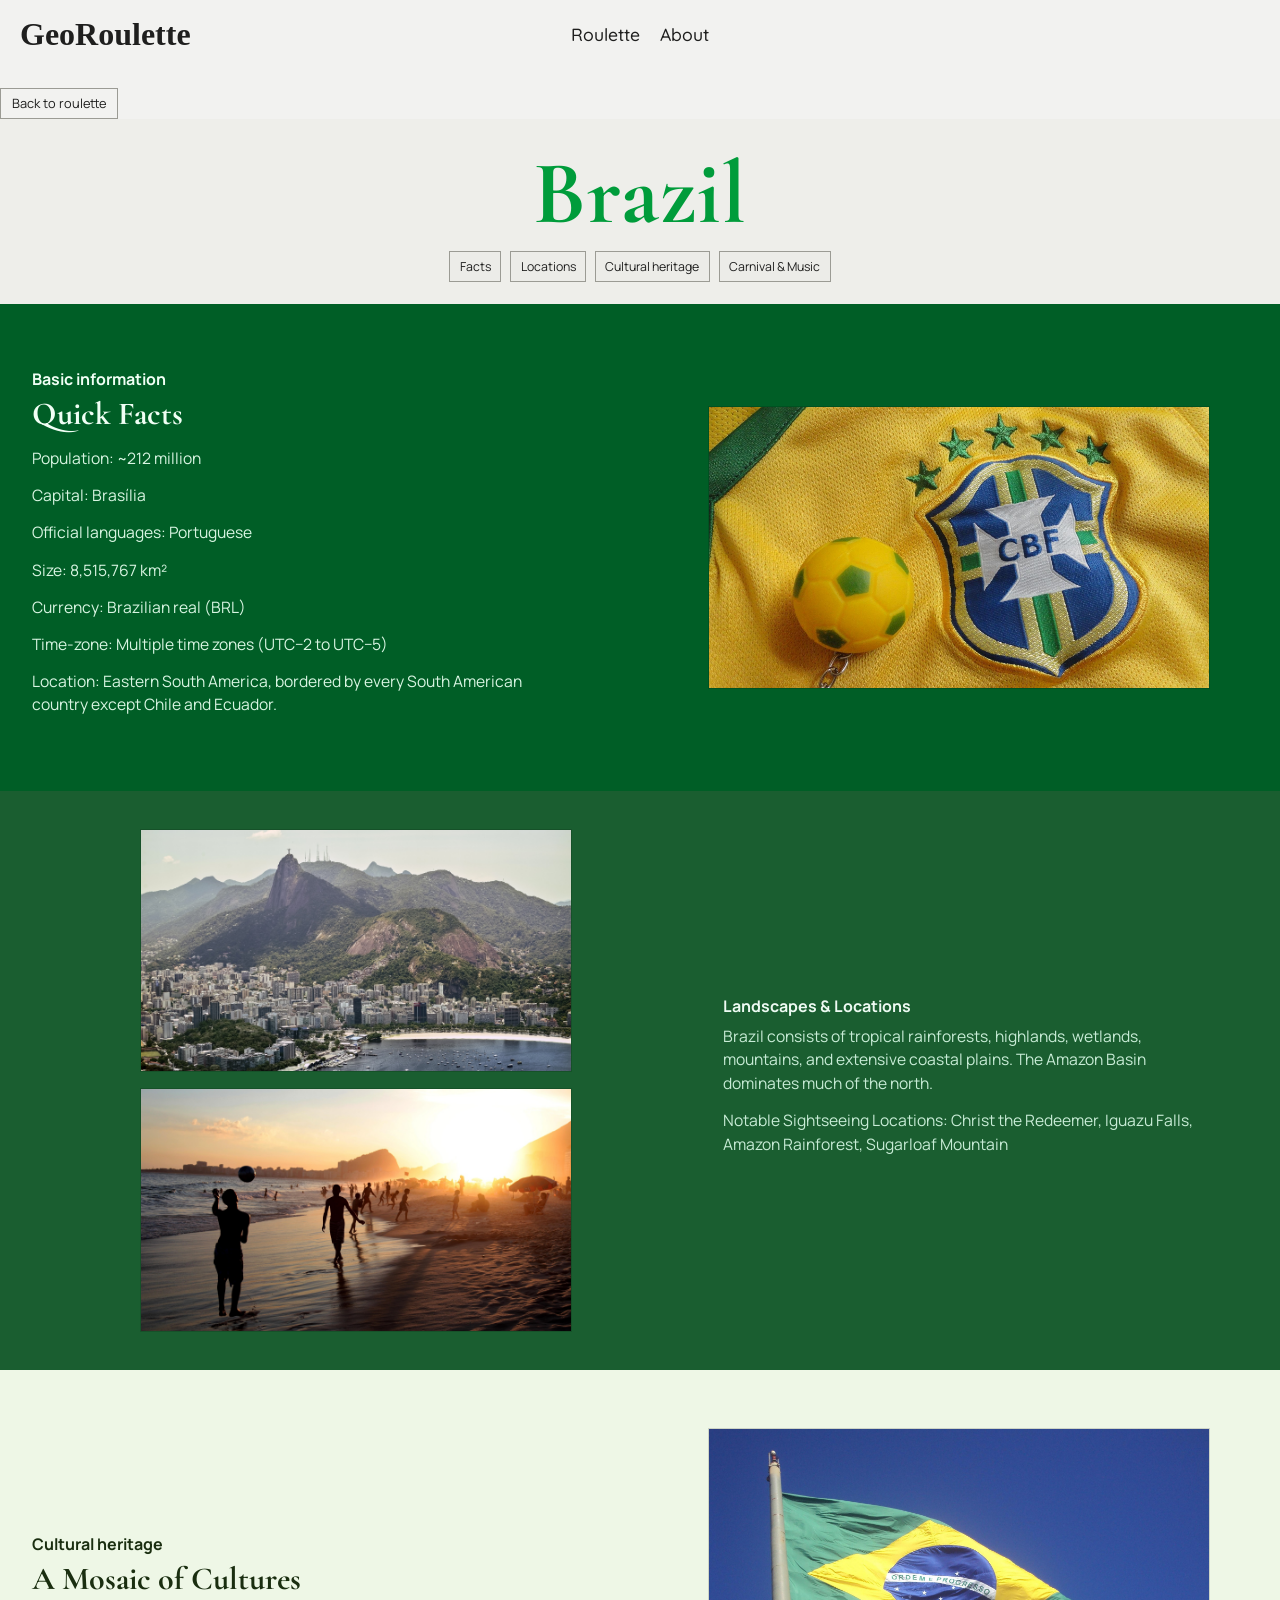
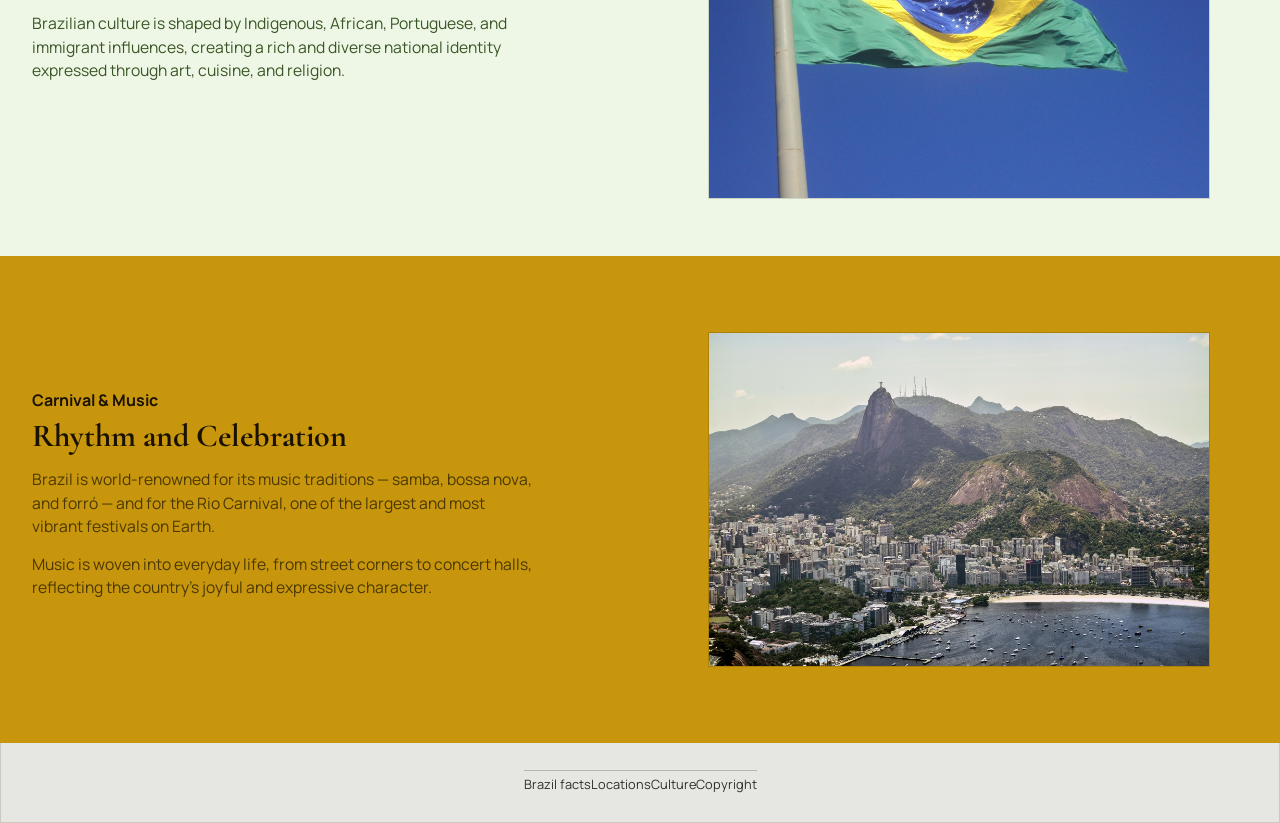
<file: brazil.html>
<!DOCTYPE html>
<html lang="en">
<head>
    <meta charset="UTF-8">
    <meta name="viewport" content="width=device-width, initial-scale=1.0">
    <title>GeoRoulette - Brazil</title>
    <link rel="stylesheet" href="maasivu.css">
    <link rel="preconnect" href="https://fonts.googleapis.com">
    <link rel="preconnect" href="https://fonts.gstatic.com" crossorigin>
    <link href="https://fonts.googleapis.com/css2?family=Quicksand:wght@300..700&family=Saira+Stencil:ital,wght@0,100..900;1,100..900&display=swap" rel="stylesheet">
</head>
<body class="brazil-page">
    <header class="site-header">
        <nav>
            <div class="left">
                <a href="index.html">GeoRoulette</a>
            </div>
            <div class="right">
                <a href="index.html">Roulette</a>
                <a href="Info.html">About</a>
            </div>
        </nav>
        <a class="back-btn" href="index.html">Back to roulette</a>
    </header>

    <main>
        <section class="hero">
            <h1>Brazil</h1>
            <div class="topic-tabs">
                <a href="#facts">Facts</a>
                <a href="#locations">Locations</a>
                <a href="#cultural-heritage">Cultural heritage</a>
                <a href="#carnival">Carnival & Music</a>
            </div>
        </section>

        <section id="facts" class="br-aihe4 content-row dark">
            <div class="copy">
                <h2>Basic information</h2>
                <h3>Quick Facts</h3>
                <p>Population: ~212 million</p>
                <p>Capital: Brasília</p>
                <p>Official languages: Portuguese</p>
                <p>Size: 8,515,767 km²</p>
                <p>Currency: Brazilian real (BRL)</p>
                <p>Time-zone: Multiple time zones (UTC−2 to UTC−5)</p>
                <p>Location: Eastern South America, bordered by every South American country except Chile and Ecuador.</p>
            </div>
            <div class="visual">
                <img src="Assets/Kuvat/artselisonmorais0-brazil-875577_1920.jpg" alt="Brazil">
            </div>
        </section>

        <section id="locations" class="br-aihe2 content-row dark">
            <div class="visual stacked-images">
                <img src="Assets/Kuvat/lhccoutinho-rio-de-janeiro-4566312_1920.jpg" alt="Rio de Janeiro">
                <img src="Assets/Kuvat/pauloduarte-people-2359870_1920.jpg" alt="People of Brazil">
            </div>
            <div class="copy">
                <h2>Landscapes & Locations</h2>
                <p>
                    Brazil consists of tropical rainforests, highlands, wetlands, mountains, and extensive coastal plains.
                    The Amazon Basin dominates much of the north.
                </p>
                <p>Notable Sightseeing Locations: Christ the Redeemer, Iguazu Falls, Amazon Rainforest, Sugarloaf Mountain</p>
            </div>
        </section>

        <section id="cultural-heritage" class="br-aihe1 content-row light">
            <div class="copy">
                <h2>Cultural heritage</h2>
                <h3>A Mosaic of Cultures</h3>
                <p>
                    Brazilian culture is shaped by Indigenous, African, Portuguese, and immigrant
                    influences, creating a rich and diverse national identity expressed through
                    art, cuisine, and religion.
                </p>
            </div>
            <div class="visual">
                <img src="Assets/Kuvat/ilanwet-brazil-1581233_1920.jpg" alt="Brazilian cultural heritage">
            </div>
        </section>

        <section id="carnival" class="br-aihe3 content-row light">
            <div class="copy">
                <h2>Carnival & Music</h2>
                <h3>Rhythm and Celebration</h3>
                <p>
                    Brazil is world-renowned for its music traditions — samba, bossa nova, and forró —
                    and for the Rio Carnival, one of the largest and most vibrant festivals on Earth.
                </p>
                <p>
                    Music is woven into everyday life, from street corners to concert halls,
                    reflecting the country's joyful and expressive character.
                </p>
            </div>
            <div class="visual">
                <img src="Assets/Kuvat/lhccoutinho-rio-de-janeiro-4566312_1920.jpg" alt="Rio de Janeiro cityscape">
            </div>
        </section>
    </main>

    <footer class="site-footer">
        <div><a href="#facts">Brazil facts</a></div>
        <div><a href="#locations">Locations</a></div>
        <div><a href="#cultural-heritage">Culture</a></div>
        <div><a href="Info.html">Copyright</a></div>
    </footer>
</body>
</html>
</file>
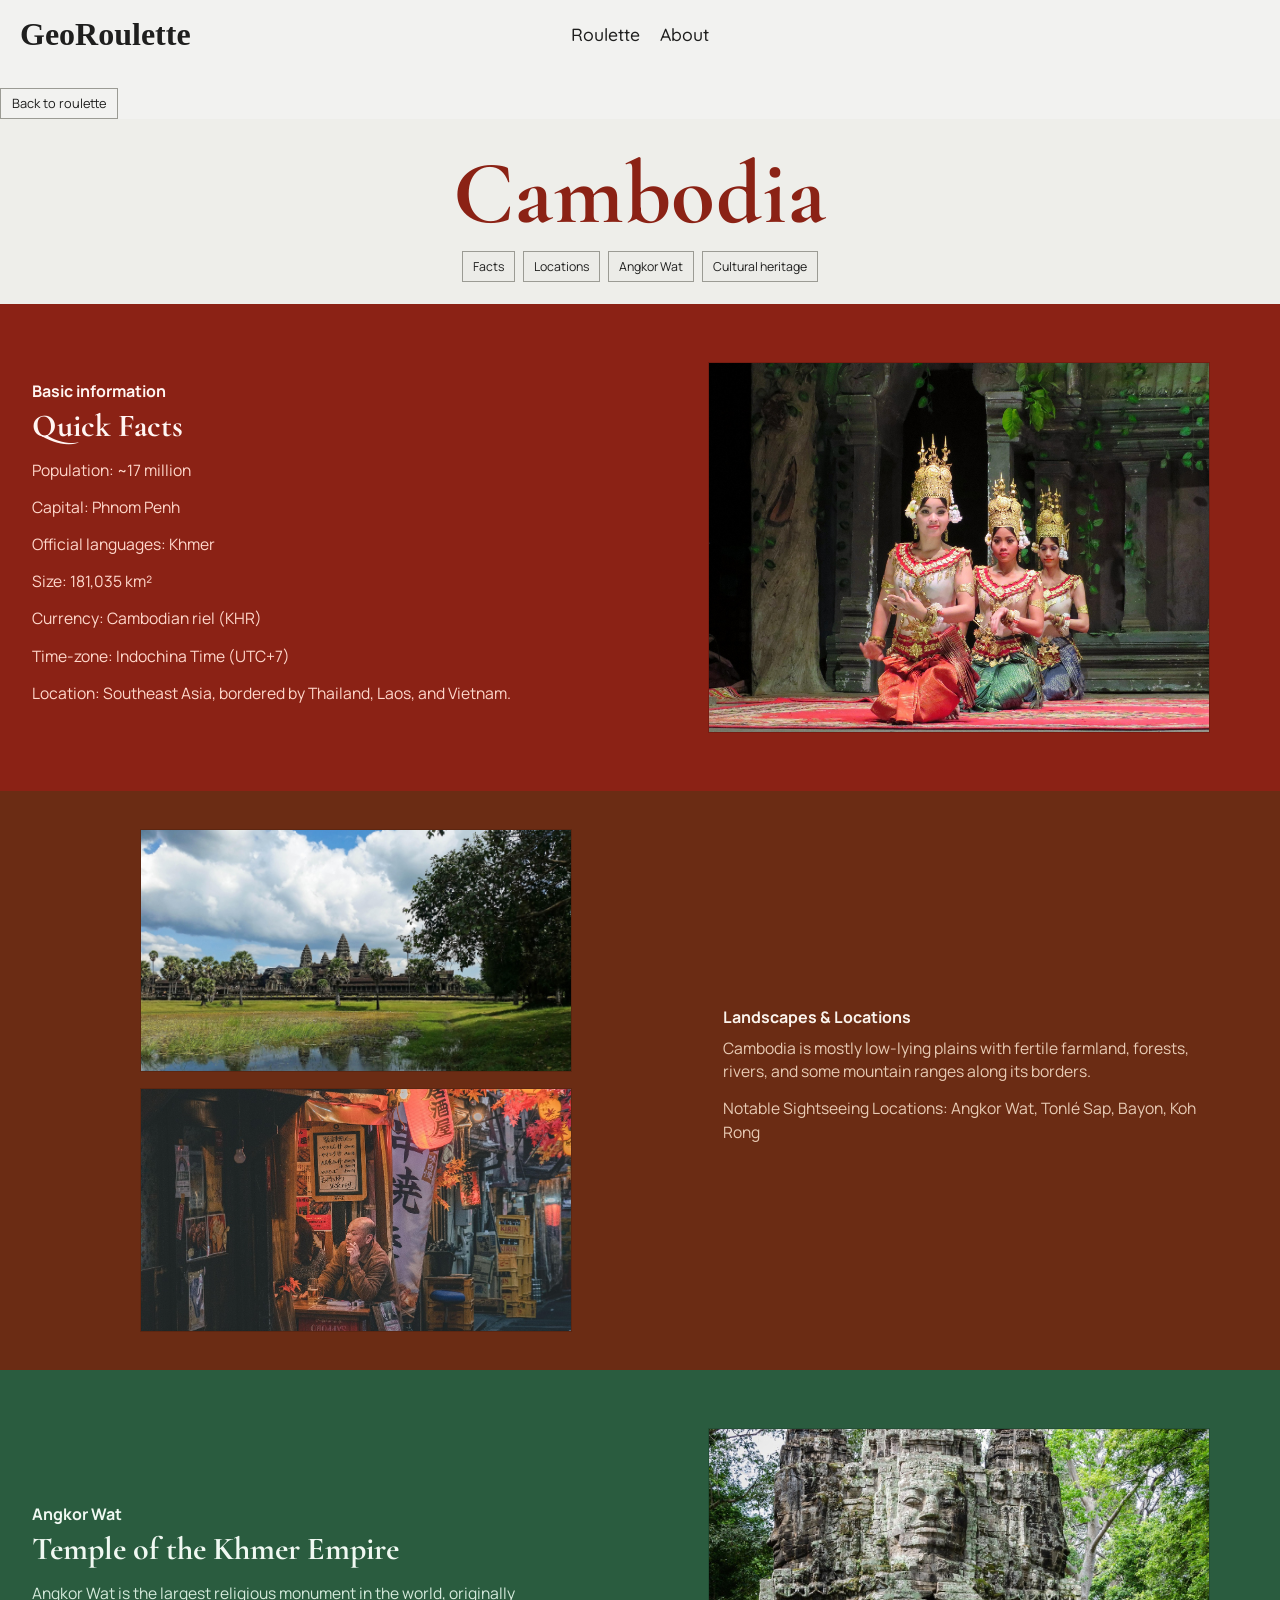
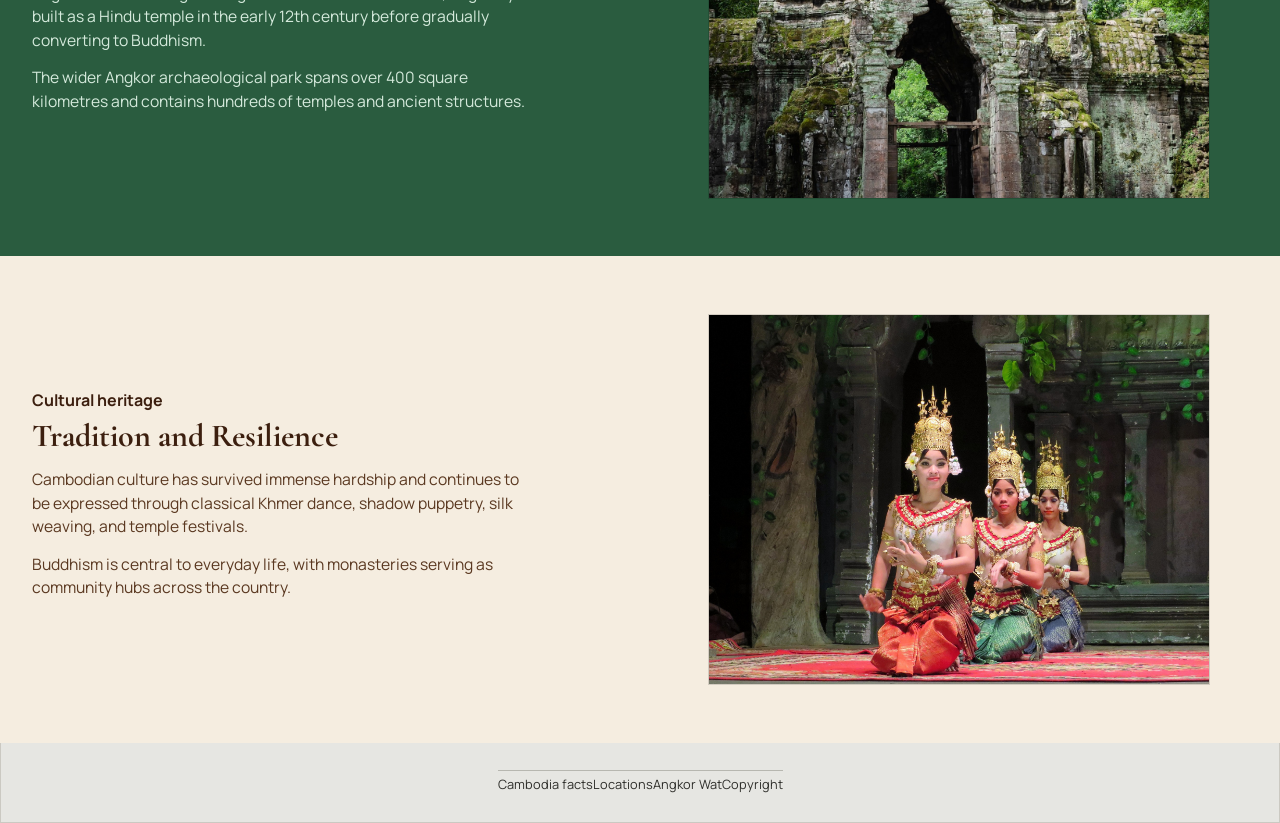
<file: cambodia.html>
<!DOCTYPE html>
<html lang="en">
<head>
    <meta charset="UTF-8">
    <meta name="viewport" content="width=device-width, initial-scale=1.0">
    <title>GeoRoulette - Cambodia</title>
    <link rel="stylesheet" href="maasivu.css">
    <link rel="preconnect" href="https://fonts.googleapis.com">
    <link rel="preconnect" href="https://fonts.gstatic.com" crossorigin>
    <link href="https://fonts.googleapis.com/css2?family=Quicksand:wght@300..700&family=Saira+Stencil:ital,wght@0,100..900;1,100..900&display=swap" rel="stylesheet">
</head>
<body class="cambodia-page">
    <header class="site-header">
        <nav>
            <div class="left">
                <a href="index.html">GeoRoulette</a>
            </div>
            <div class="right">
                <a href="index.html">Roulette</a>
                <a href="Info.html">About</a>
            </div>
        </nav>
        <a class="back-btn" href="index.html">Back to roulette</a>
    </header>

    <main>
        <section class="hero">
            <h1>Cambodia</h1>
            <div class="topic-tabs">
                <a href="#facts">Facts</a>
                <a href="#locations">Locations</a>
                <a href="#angkor">Angkor Wat</a>
                <a href="#cultural-heritage">Cultural heritage</a>
            </div>
        </section>

        <section id="facts" class="cam-aihe4 content-row dark">
            <div class="copy">
                <h2>Basic information</h2>
                <h3>Quick Facts</h3>
                <p>Population: ~17 million</p>
                <p>Capital: Phnom Penh</p>
                <p>Official languages: Khmer</p>
                <p>Size: 181,035 km²</p>
                <p>Currency: Cambodian riel (KHR)</p>
                <p>Time-zone: Indochina Time (UTC+7)</p>
                <p>Location: Southeast Asia, bordered by Thailand, Laos, and Vietnam.</p>
            </div>
            <div class="visual">
                <img src="Assets/Kuvat/dezalb-cambodia-1071824_1920.jpg" alt="Cambodia landscape">
            </div>
        </section>

        <section id="locations" class="cam-aihe2 content-row dark">
            <div class="visual stacked-images">
                <img src="Assets/Kuvat/kolibri5-cambodia-603342_1920.jpg" alt="Cambodian scenery">
                <img src="Assets/Kuvat/yoonason23-street-6884533_1920.jpg" alt="Street life in Cambodia">
            </div>
            <div class="copy">
                <h2>Landscapes & Locations</h2>
                <p>
                    Cambodia is mostly low-lying plains with fertile farmland, forests, rivers, and some mountain
                    ranges along its borders.
                </p>
                <p>Notable Sightseeing Locations: Angkor Wat, Tonlé Sap, Bayon, Koh Rong</p>
            </div>
        </section>

        <section id="angkor" class="cam-aihe3 content-row light">
            <div class="copy">
                <h2>Angkor Wat</h2>
                <h3>Temple of the Khmer Empire</h3>
                <p>
                    Angkor Wat is the largest religious monument in the world, originally built as a
                    Hindu temple in the early 12th century before gradually converting to Buddhism.
                </p>
                <p>
                    The wider Angkor archaeological park spans over 400 square kilometres and contains
                    hundreds of temples and ancient structures.
                </p>
            </div>
            <div class="visual">
                <img src="Assets/Kuvat/pen_ash-angkor-thom-8096092_1920.jpg" alt="Angkor Thom temple complex">
            </div>
        </section>

        <section id="cultural-heritage" class="cam-aihe1 content-row light">
            <div class="copy">
                <h2>Cultural heritage</h2>
                <h3>Tradition and Resilience</h3>
                <p>
                    Cambodian culture has survived immense hardship and continues to be expressed
                    through classical Khmer dance, shadow puppetry, silk weaving, and temple festivals.
                </p>
                <p>
                    Buddhism is central to everyday life, with monasteries serving as community hubs
                    across the country.
                </p>
            </div>
            <div class="visual">
                <img src="Assets/Kuvat/dezalb-cambodia-1071824_1920.jpg" alt="Cambodian cultural scene">
            </div>
        </section>
    </main>

    <footer class="site-footer">
        <div><a href="#facts">Cambodia facts</a></div>
        <div><a href="#locations">Locations</a></div>
        <div><a href="#angkor">Angkor Wat</a></div>
        <div><a href="Info.html">Copyright</a></div>
    </footer>
</body>
</html>
</file>
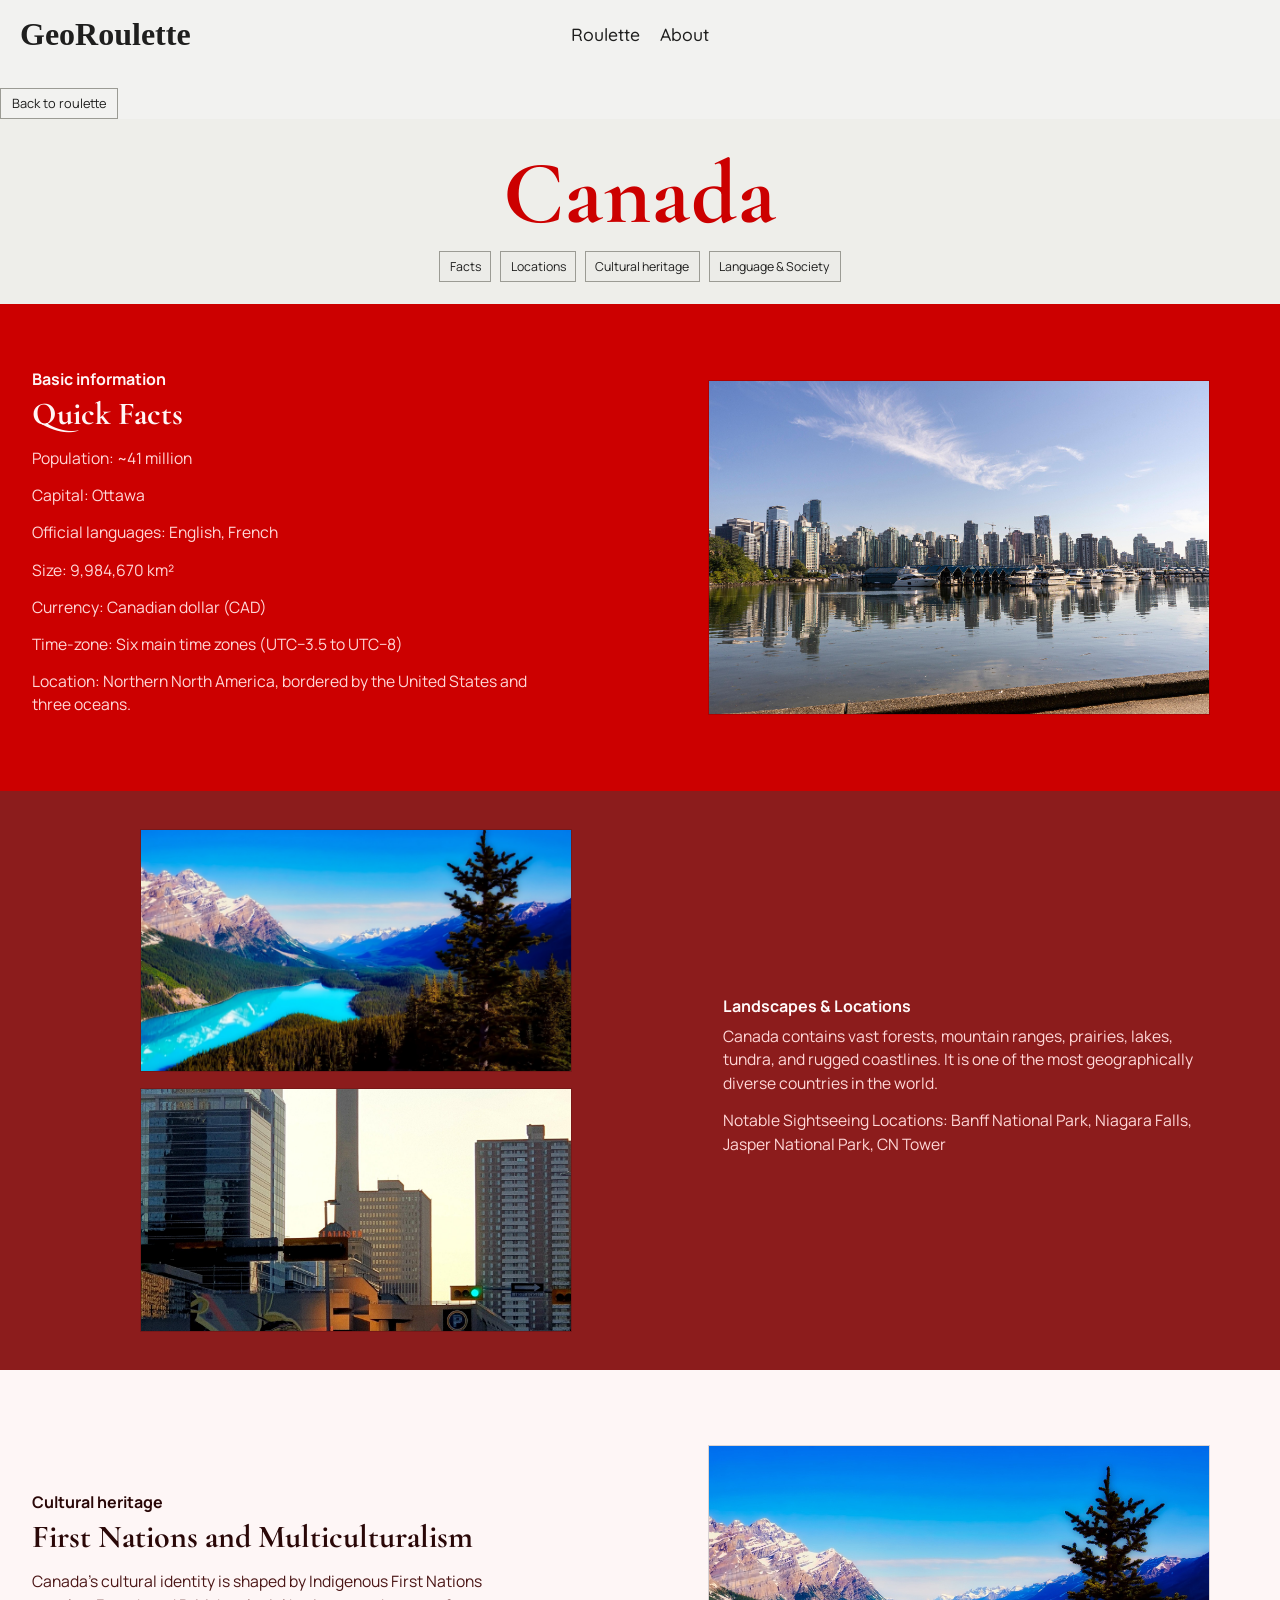
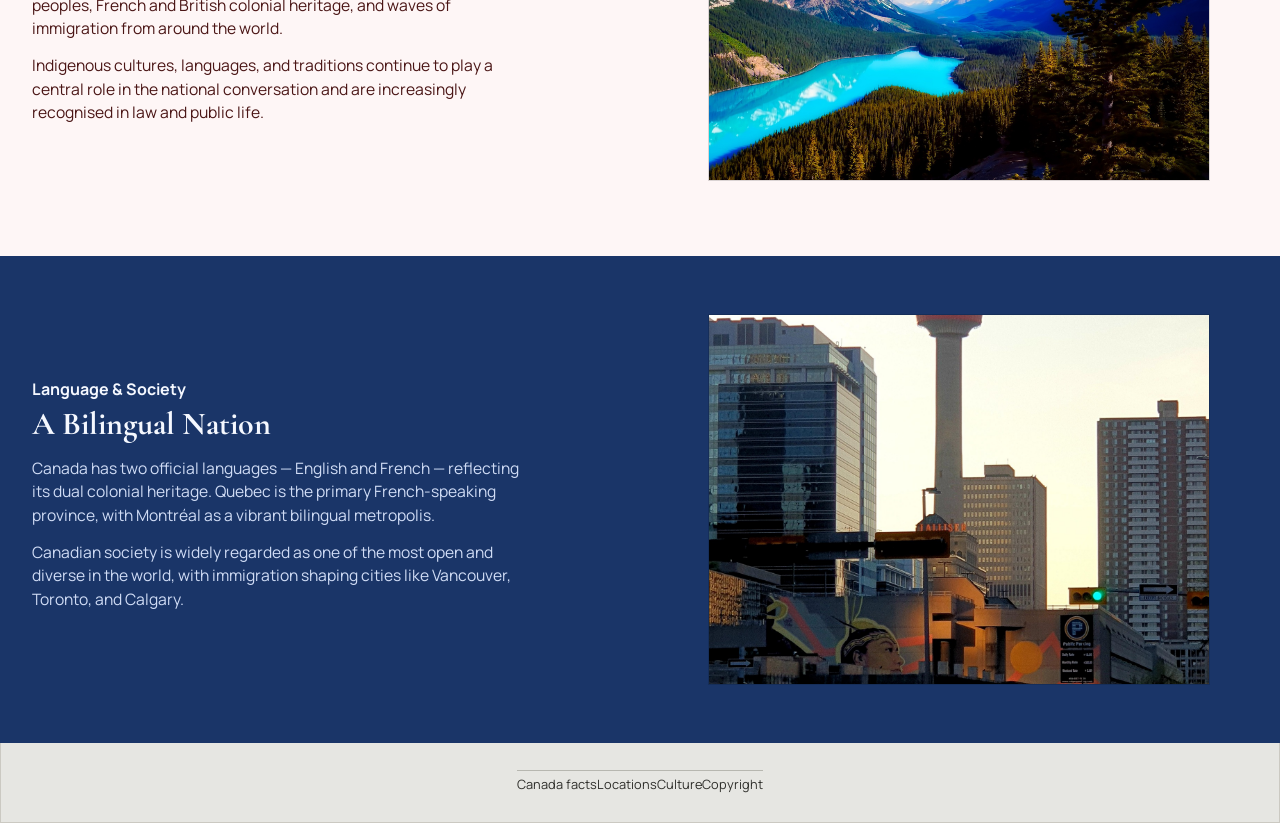
<file: Canada.html>
<!DOCTYPE html>
<html lang="en">
<head>
    <meta charset="UTF-8">
    <meta name="viewport" content="width=device-width, initial-scale=1.0">
    <title>GeoRoulette - Canada</title>
    <link rel="stylesheet" href="maasivu.css">
    <link rel="preconnect" href="https://fonts.googleapis.com">
    <link rel="preconnect" href="https://fonts.gstatic.com" crossorigin>
    <link href="https://fonts.googleapis.com/css2?family=Quicksand:wght@300..700&family=Saira+Stencil:ital,wght@0,100..900;1,100..900&display=swap" rel="stylesheet">
</head>
<body class="canada-page">
    <header class="site-header">
        <nav>
            <div class="left">
                <a href="index.html">GeoRoulette</a>
            </div>
            <div class="right">
                <a href="index.html">Roulette</a>
                <a href="Info.html">About</a>
            </div>
        </nav>
        <a class="back-btn" href="index.html">Back to roulette</a>
    </header>

    <main>
        <section class="hero">
            <h1>Canada</h1>
            <div class="topic-tabs">
                <a href="#facts">Facts</a>
                <a href="#locations">Locations</a>
                <a href="#cultural-heritage">Cultural heritage</a>
                <a href="#language">Language & Society</a>
            </div>
        </section>

        <section id="facts" class="can-aihe4 content-row dark">
            <div class="copy">
                <h2>Basic information</h2>
                <h3>Quick Facts</h3>
                <p>Population: ~41 million</p>
                <p>Capital: Ottawa</p>
                <p>Official languages: English, French</p>
                <p>Size: 9,984,670 km²</p>
                <p>Currency: Canadian dollar (CAD)</p>
                <p>Time-zone: Six main time zones (UTC−3.5 to UTC−8)</p>
                <p>Location: Northern North America, bordered by the United States and three oceans.</p>
            </div>
            <div class="visual">
                <img src="Assets/Kuvat/dominickvietor-canada-7541326_1920.jpg" alt="Canada landscape">
            </div>
        </section>

        <section id="locations" class="can-aihe2 content-row dark">
            <div class="visual stacked-images">
                <img src="Assets/Kuvat/12019-peyto-lake-2575418_1920.jpg" alt="Peyto Lake in the Canadian Rockies">
                <img src="Assets/Kuvat/ver_ena-calgary-5949121_1920.jpg" alt="Calgary skyline">
            </div>
            <div class="copy">
                <h2>Landscapes & Locations</h2>
                <p>
                    Canada contains vast forests, mountain ranges, prairies, lakes, tundra, and rugged coastlines.
                    It is one of the most geographically diverse countries in the world.
                </p>
                <p>Notable Sightseeing Locations: Banff National Park, Niagara Falls, Jasper National Park, CN Tower</p>
            </div>
        </section>

        <section id="cultural-heritage" class="can-aihe1 content-row light">
            <div class="copy">
                <h2>Cultural heritage</h2>
                <h3>First Nations and Multiculturalism</h3>
                <p>
                    Canada's cultural identity is shaped by Indigenous First Nations peoples, French and
                    British colonial heritage, and waves of immigration from around the world.
                </p>
                <p>
                    Indigenous cultures, languages, and traditions continue to play a central role in the
                    national conversation and are increasingly recognised in law and public life.
                </p>
            </div>
            <div class="visual">
                <img src="Assets/Kuvat/12019-peyto-lake-2575418_1920.jpg" alt="Peyto Lake, Alberta">
            </div>
        </section>

        <section id="language" class="can-aihe3 content-row light">
            <div class="copy">
                <h2>Language & Society</h2>
                <h3>A Bilingual Nation</h3>
                <p>
                    Canada has two official languages — English and French — reflecting its dual colonial
                    heritage. Quebec is the primary French-speaking province, with Montréal as a vibrant
                    bilingual metropolis.
                </p>
                <p>
                    Canadian society is widely regarded as one of the most open and diverse in the world,
                    with immigration shaping cities like Vancouver, Toronto, and Calgary.
                </p>
            </div>
            <div class="visual">
                <img src="Assets/Kuvat/ver_ena-calgary-5949121_1920.jpg" alt="Urban life in Canada">
            </div>
        </section>
    </main>

    <footer class="site-footer">
        <div><a href="#facts">Canada facts</a></div>
        <div><a href="#locations">Locations</a></div>
        <div><a href="#cultural-heritage">Culture</a></div>
        <div><a href="Info.html">Copyright</a></div>
    </footer>
</body>
</html>
</file>
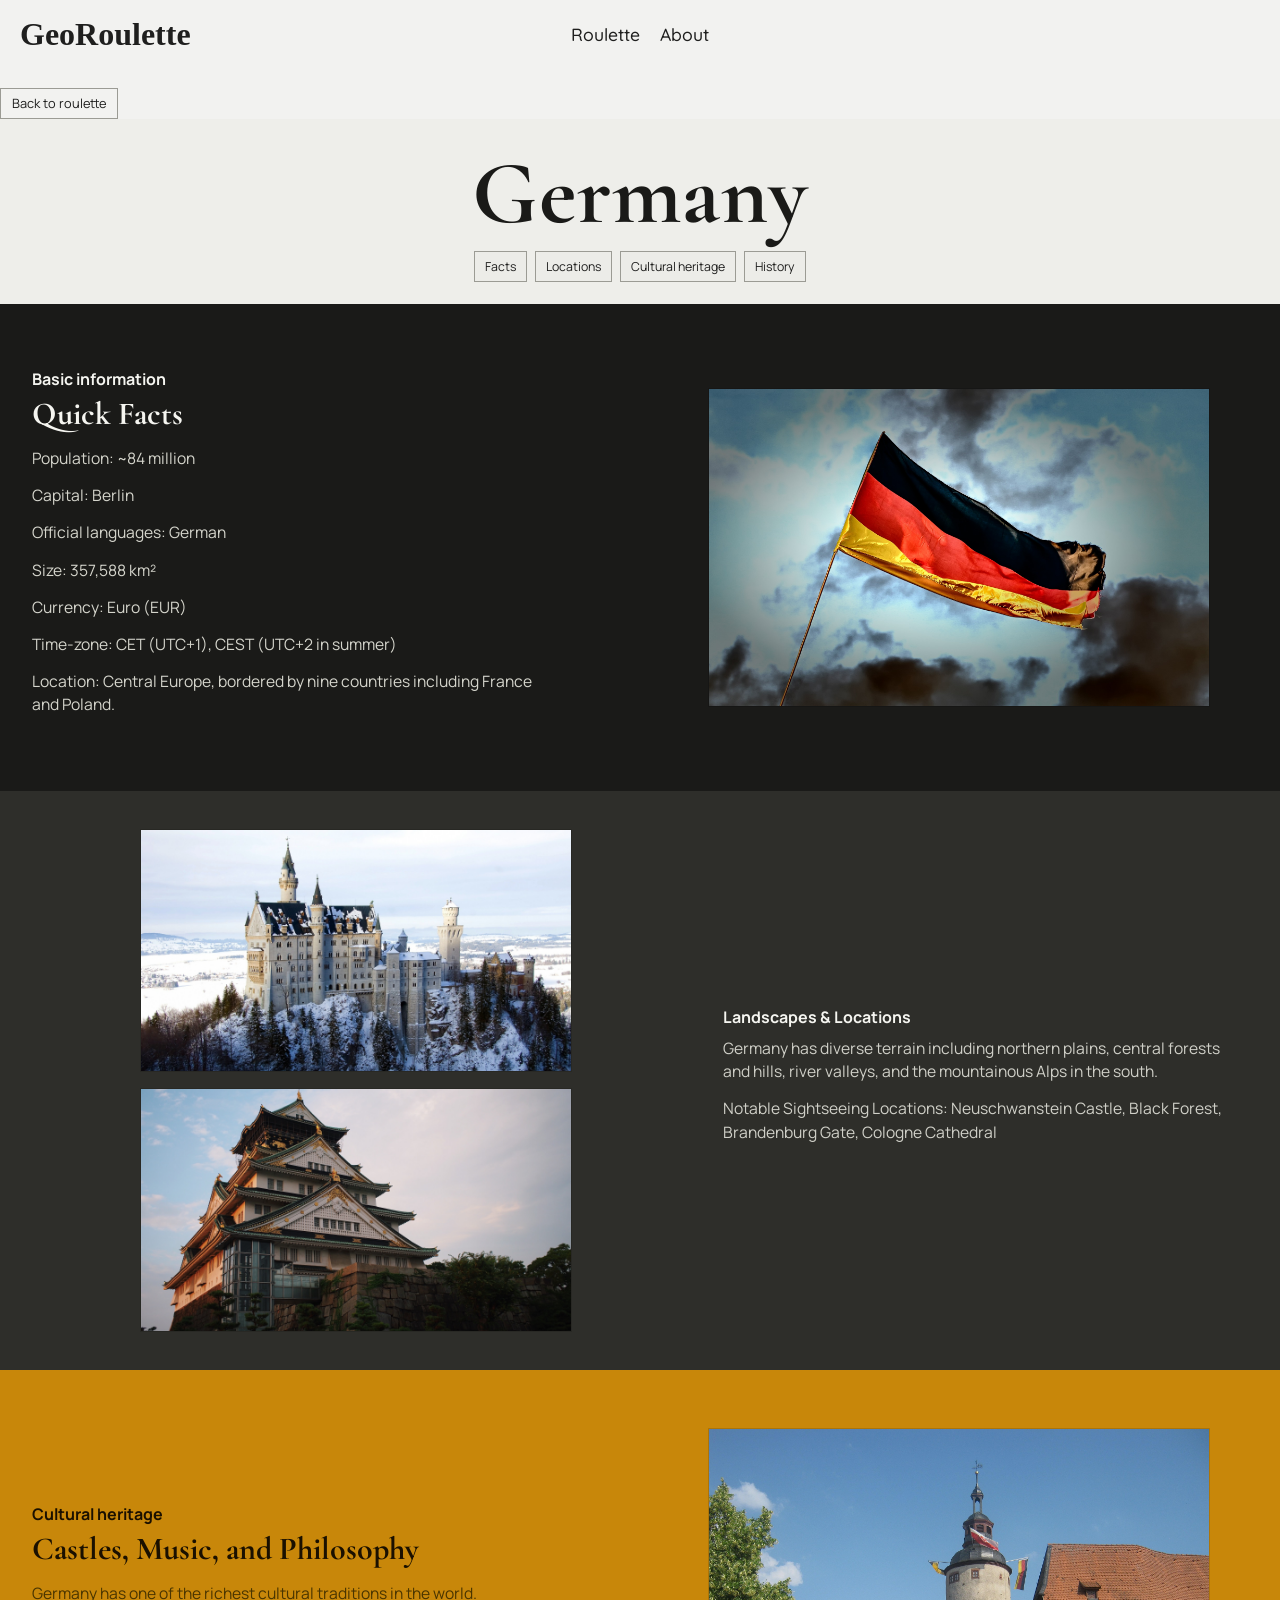
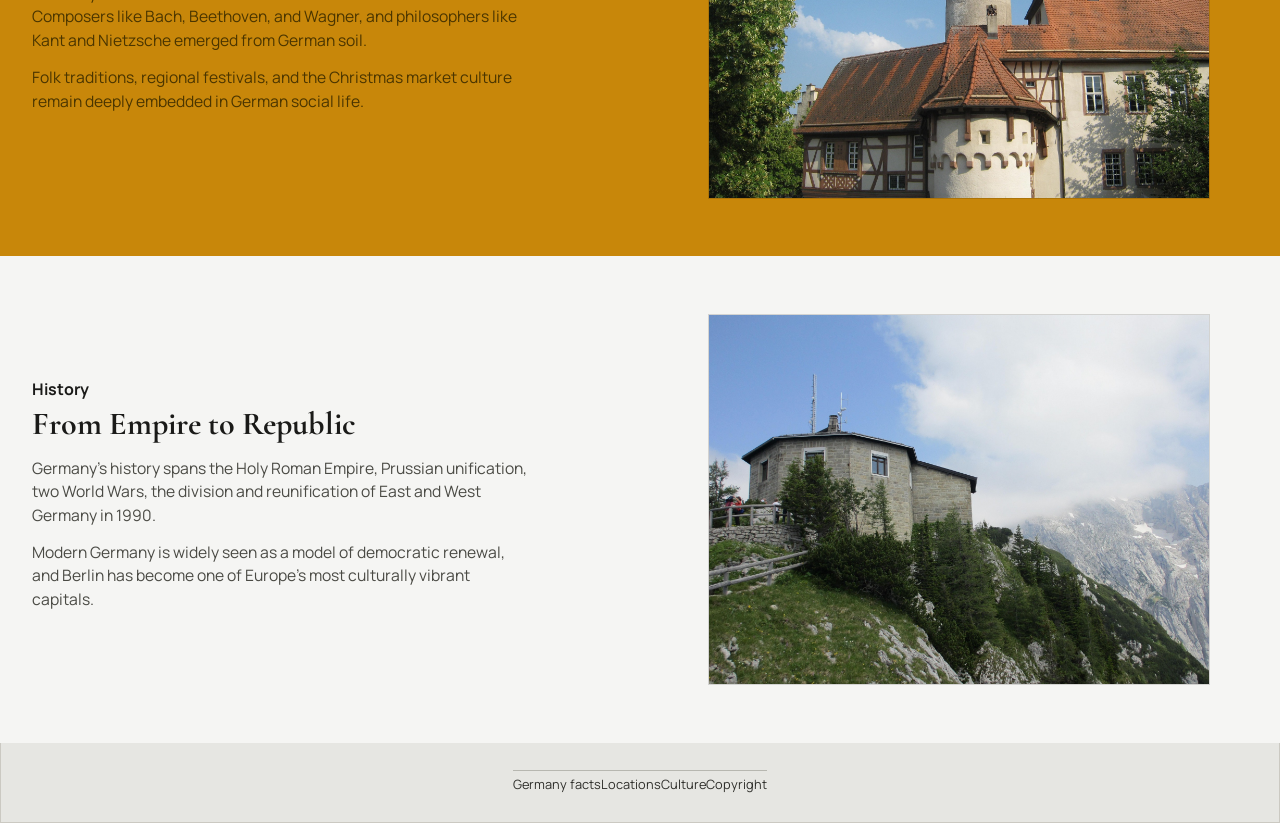
<file: Germany.html>
<!DOCTYPE html>
<html lang="en">
<head>
    <meta charset="UTF-8">
    <meta name="viewport" content="width=device-width, initial-scale=1.0">
    <title>GeoRoulette - Germany</title>
    <link rel="stylesheet" href="maasivu.css">
    <link rel="preconnect" href="https://fonts.googleapis.com">
    <link rel="preconnect" href="https://fonts.gstatic.com" crossorigin>
    <link href="https://fonts.googleapis.com/css2?family=Quicksand:wght@300..700&family=Saira+Stencil:ital,wght@0,100..900;1,100..900&display=swap" rel="stylesheet">
</head>
<body class="germany-page">
    <header class="site-header">
        <nav>
            <div class="left">
                <a href="index.html">GeoRoulette</a>
            </div>
            <div class="right">
                <a href="index.html">Roulette</a>
                <a href="Info.html">About</a>
            </div>
        </nav>
        <a class="back-btn" href="index.html">Back to roulette</a>
    </header>

    <main>
        <section class="hero">
            <h1>Germany</h1>
            <div class="topic-tabs">
                <a href="#facts">Facts</a>
                <a href="#locations">Locations</a>
                <a href="#cultural-heritage">Cultural heritage</a>
                <a href="#history">History</a>
            </div>
        </section>

        <section id="facts" class="ger-aihe4 content-row dark">
            <div class="copy">
                <h2>Basic information</h2>
                <h3>Quick Facts</h3>
                <p>Population: ~84 million</p>
                <p>Capital: Berlin</p>
                <p>Official languages: German</p>
                <p>Size: 357,588 km²</p>
                <p>Currency: Euro (EUR)</p>
                <p>Time-zone: CET (UTC+1), CEST (UTC+2 in summer)</p>
                <p>Location: Central Europe, bordered by nine countries including France and Poland.</p>
            </div>
            <div class="visual">
                <img src="Assets/Kuvat/analogicus-german-3504961_1920.jpg" alt="Germany">
            </div>
        </section>

        <section id="locations" class="ger-aihe2 content-row dark">
            <div class="visual stacked-images">
                <img src="Assets/Kuvat/lilen23-neuschwanstein-701732_1920.jpg" alt="Neuschwanstein Castle">
                <img src="Assets/Kuvat/leolevng-castle-5476737_1920.jpg" alt="German castle landscape">
            </div>
            <div class="copy">
                <h2>Landscapes & Locations</h2>
                <p>
                    Germany has diverse terrain including northern plains, central forests and hills,
                    river valleys, and the mountainous Alps in the south.
                </p>
                <p>Notable Sightseeing Locations: Neuschwanstein Castle, Black Forest, Brandenburg Gate, Cologne Cathedral</p>
            </div>
        </section>

        <section id="cultural-heritage" class="ger-aihe3 content-row light">
            <div class="copy">
                <h2>Cultural heritage</h2>
                <h3>Castles, Music, and Philosophy</h3>
                <p>
                    Germany has one of the richest cultural traditions in the world. Composers like Bach,
                    Beethoven, and Wagner, and philosophers like Kant and Nietzsche emerged from German soil.
                </p>
                <p>
                    Folk traditions, regional festivals, and the Christmas market culture remain deeply
                    embedded in German social life.
                </p>
            </div>
            <div class="visual">
                <img src="Assets/Kuvat/brbcsa-castle-214905_1920.jpg" alt="German castle and countryside">
            </div>
        </section>

        <section id="history" class="ger-aihe1 content-row light">
            <div class="copy">
                <h2>History</h2>
                <h3>From Empire to Republic</h3>
                <p>
                    Germany's history spans the Holy Roman Empire, Prussian unification, two World Wars,
                    the division and reunification of East and West Germany in 1990.
                </p>
                <p>
                    Modern Germany is widely seen as a model of democratic renewal, and Berlin has become
                    one of Europe's most culturally vibrant capitals.
                </p>
            </div>
            <div class="visual">
                <img src="Assets/Kuvat/john_h-eagles-nest-636281_1920.jpg" alt="Eagle's Nest, Berchtesgaden">
            </div>
        </section>
    </main>

    <footer class="site-footer">
        <div><a href="#facts">Germany facts</a></div>
        <div><a href="#locations">Locations</a></div>
        <div><a href="#cultural-heritage">Culture</a></div>
        <div><a href="Info.html">Copyright</a></div>
    </footer>
</body>
</html>
</file>
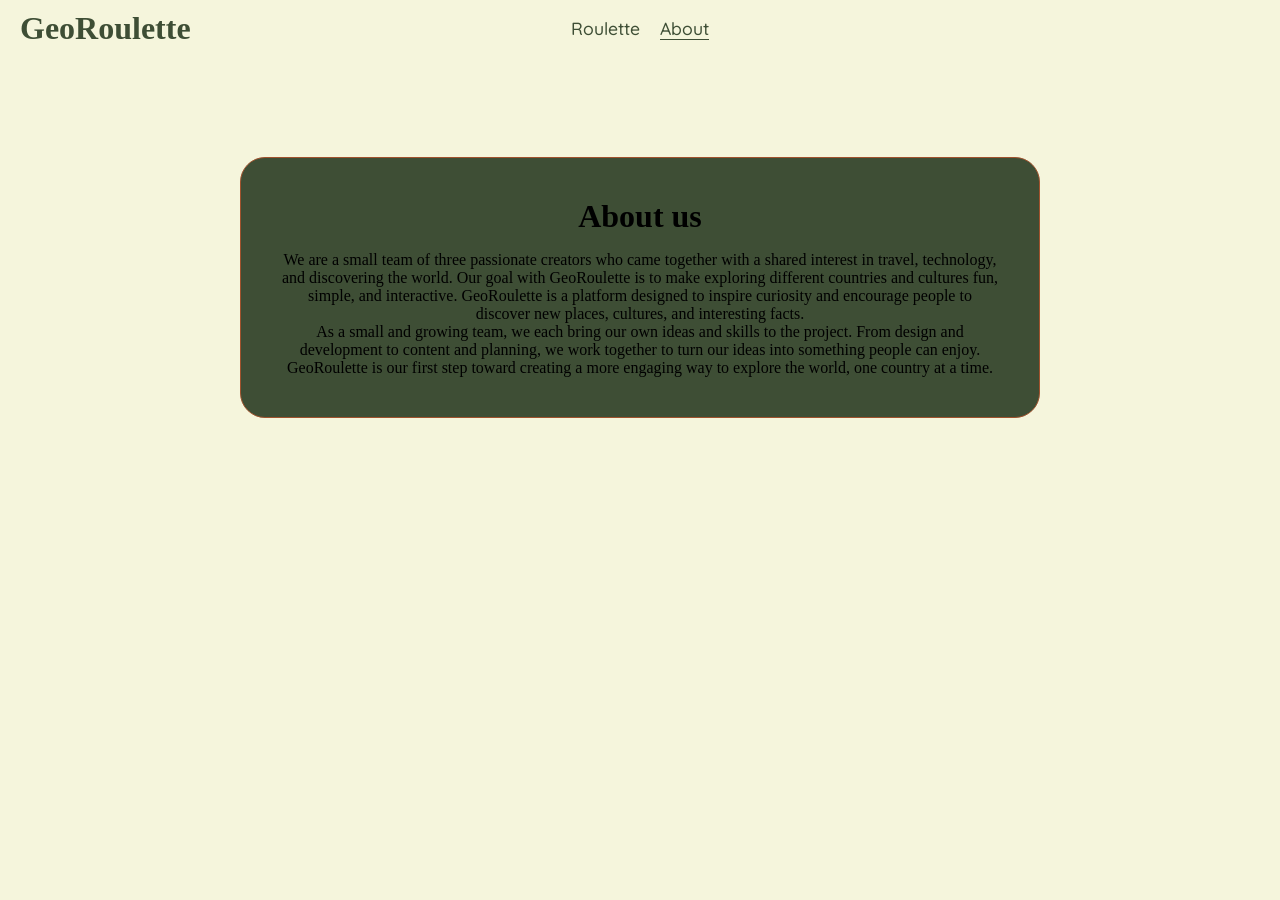
<file: Info.html>
<!DOCTYPE html>
<html lang="en">
<head>
    <meta charset="UTF-8">
    <meta name="viewport" content="width=device-width, initial-scale=1.0">
    <link rel="stylesheet" href="info-style.css">
    <link rel="preconnect" href="https://fonts.googleapis.com">
    <link rel="preconnect" href="https://fonts.gstatic.com" crossorigin>
    <link href="https://fonts.googleapis.com/css2?family=Quicksand:wght@300..700&family=Saira+Stencil:ital,wght@0,100..900;1,100..900&display=swap" rel="stylesheet">
    <title>About us</title>
</head>
<body>
    <header>
        <!--NAV alkaa-->
        <nav>
            <!--Vasen puoli navista (logo)-->
            <div class="left">
                <a href="index.html">GeoRoulette</a>
            </div>
            <!--Oikea puoli navista-->
            <div class="right">
                <a href="index.html">Roulette</a>
                <a href="info.html">About</a>
            </div>
        </nav>
        <!--NAV loppuu-->
    </header>

    <main class="aboutus">
        <h1>About us</h1>
        <p>We are a small team of three passionate creators who came together with a shared interest in travel, technology, and discovering the world. Our goal with GeoRoulette is to make exploring different countries and cultures fun, simple, and interactive.
            GeoRoulette is a platform designed to inspire curiosity and encourage people to discover new places, cultures, and interesting facts.
            <br>
            As a small and growing team, we each bring our own ideas and skills to the project. From design and development to content and planning, we work together to turn our ideas into something people can enjoy.
            GeoRoulette is our first step toward creating a more engaging way to explore the world, one country at a time.</p>
    </main>

</body>
</html>
</file>
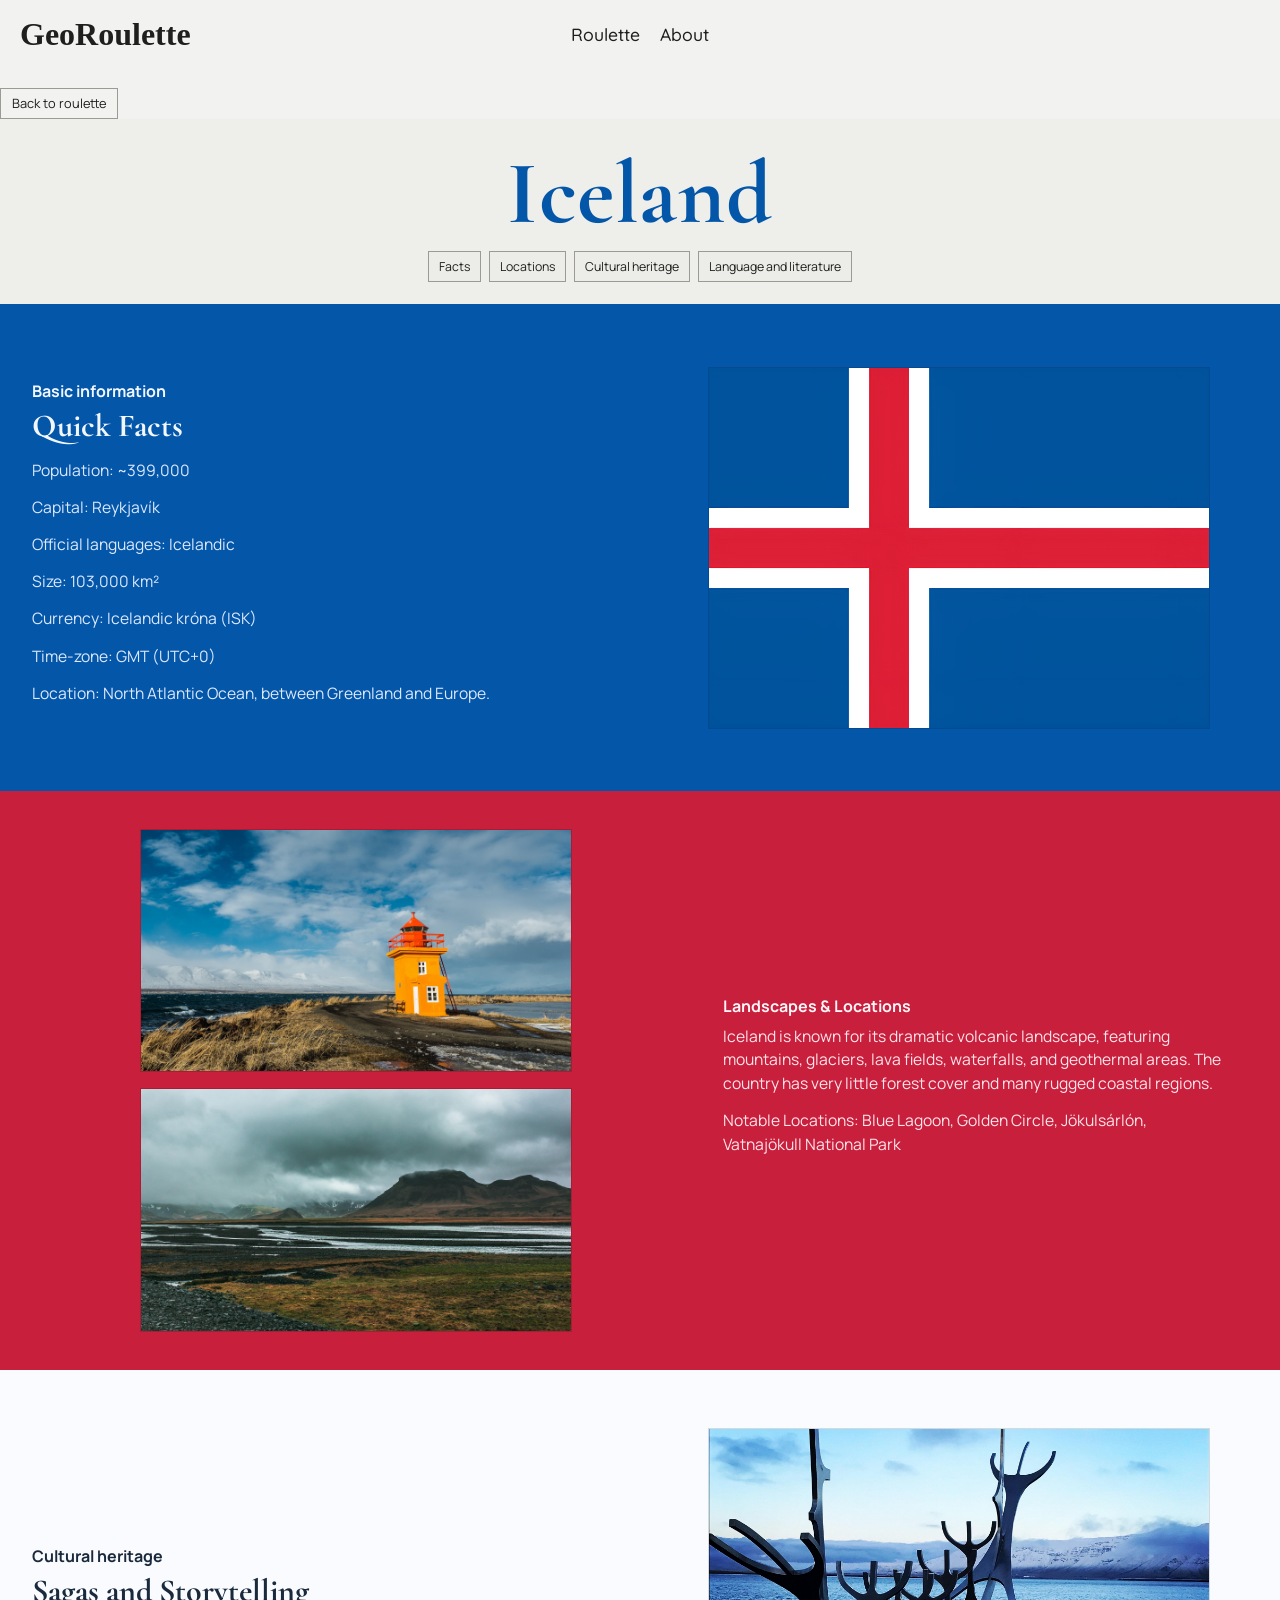
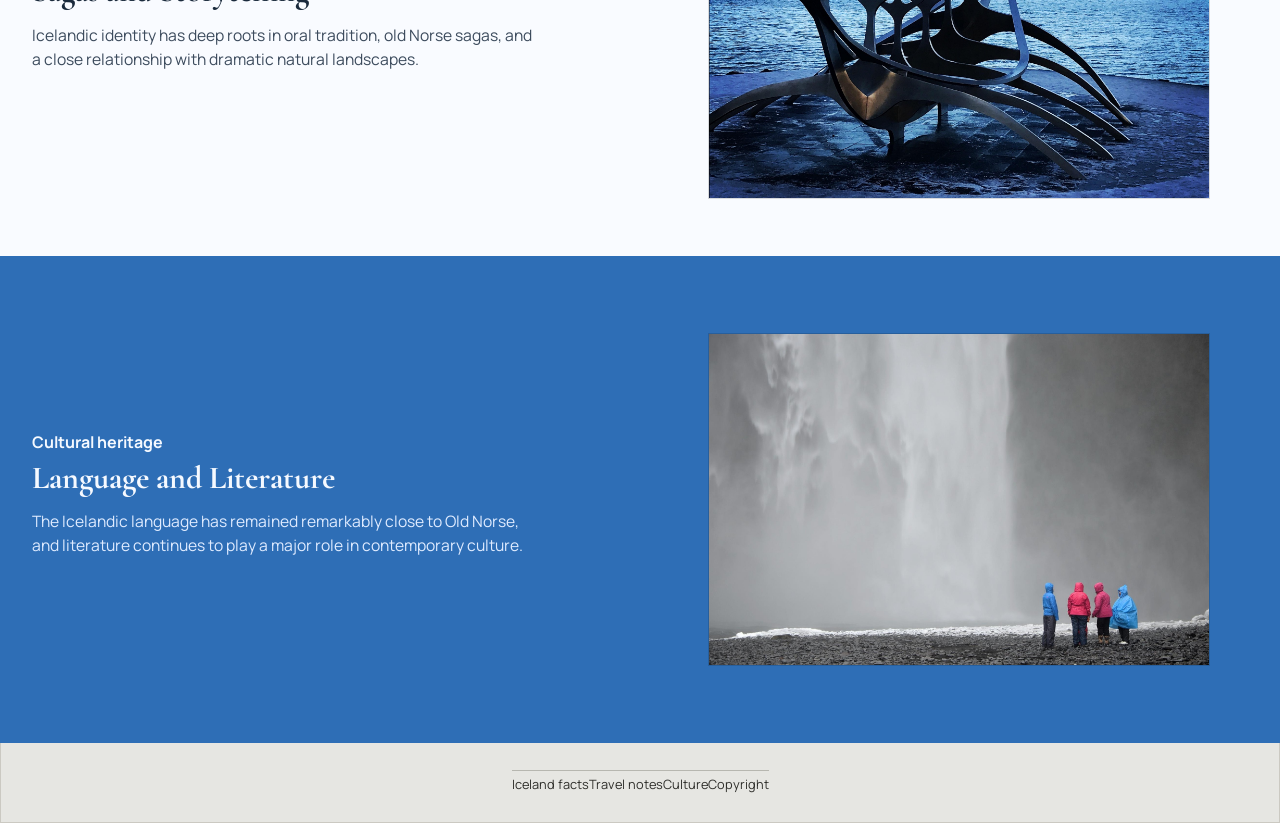
<file: Islanti.html>
<!DOCTYPE html>
<html lang="en">
<head>
    <meta charset="UTF-8">
    <meta name="viewport" content="width=device-width, initial-scale=1.0">
    <title>GeoRoulette - Iceland</title>
    <link rel="stylesheet" href="maasivu.css">
    <link rel="preconnect" href="https://fonts.googleapis.com">
    <link rel="preconnect" href="https://fonts.gstatic.com" crossorigin>
    <link href="https://fonts.googleapis.com/css2?family=Quicksand:wght@300..700&family=Saira+Stencil:ital,wght@0,100..900;1,100..900&display=swap" rel="stylesheet">
</head>
<body>
    <header class="site-header">
        <nav>
            <!--Vasen puoli navista (logo)-->
            <div class="left">
                <a href="index.html">GeoRoulette</a>
            </div>
            <!--Oikea puoli navista-->
            <div class="right">
                <a href="index.html">Roulette</a>
                <a href="info.html">About</a>
            </div>
        </nav>
        <!--NAV loppuu-->
        <a class="back-btn" href="index.html">Back to roulette</a>
    </header>

    <main>
        <section class="hero">
            <h1>Iceland</h1>
            <div class="topic-tabs">
                <a href="#facts">Facts</a>
                <a href="#locations">Locations</a>
                <a href="#cultural-heritage">Cultural heritage</a>
                <a href="#language-and-literature">Language and literature</a>
            </div>
        </section>

        <section id="facts" class="aihe4 content-row dark">
            <div class="copy">
                <h2>Basic information</h2>
                <h3>Quick Facts</h3>
                <p>Population: ~399,000</p>
                <p>Capital: Reykjavík</p>
                <p>Official languages: Icelandic</p>
                <p>Size: 103,000 km²</p>   
                <p>Currency: Icelandic króna (ISK)</p>
                <p>Time-zone: GMT (UTC+0)</p>
                <p>Location: North Atlantic Ocean, between Greenland and Europe.</p>
            </div>
            <div class="visual">
                <img src="Assets/Kuvat/geographyforall-nation-7434877_1920.png" alt="Iceland landscape">
            </div>
        </section>

        <section id="locations" class="aihe2 content-row dark">
            <div class="visual stacked-images">
                <img src="Assets/Kuvat/susnpics-iceland-4649477_1920.jpg" alt="Map illustration">
                <img src="Assets/Kuvat/tatu234-iceland-4638544_1920.jpg" alt="Iceland flag artwork">
            </div>
            <div class="copy">
                <h2>Landscapes & Locations</h2>
                <p>
                Iceland is known for its dramatic volcanic landscape, featuring mountains, glaciers, lava fields, waterfalls, and geothermal areas. The country has very little forest cover and many rugged coastal regions.
                </p>
                <p>Notable Locations: Blue Lagoon, Golden Circle, Jökulsárlón, Vatnajökull National Park</p>
            </div>
        </section>

        <section id="cultural-heritage" class="aihe1 content-row light">
            <div class="copy">
                <h2>Cultural heritage</h2>
                <h3>Sagas and Storytelling</h3>
                <p>
                    Icelandic identity has deep roots in oral tradition, old Norse sagas, and a close
                    relationship with dramatic natural landscapes.
                </p>
            </div>
            <div class="visual">
                <img src="Assets/Kuvat/5671698-iceland-2431382_1920.jpg" alt="Flag of Iceland">
            </div>
        </section>

        <section id="language-and-literature" class="aihe3 content-row light">
            <div class="copy">
                <h2>Cultural heritage</h2>
                <h3>Language and Literature</h3>
                <p>
                    The Icelandic language has remained remarkably close to Old Norse, and literature continues
                    to play a major role in contemporary culture.
                </p>
            </div>
            <div class="visual">
                <img src="Assets/Kuvat/cuetor59-waterfall-666996_1920.jpg" alt="Detailed map of Iceland region">
            </div>
        </section>
    </main>

    <footer class="site-footer">
        <div><a href="#facts">Iceland facts</a></div>
        <div><a href="#locations">Travel notes</a></div>
        <div><a href="#cultural-heritage">Culture</a></div>
        <div><a href="Info.html">Copyright</a></div>
    </footer>
</body>
</html>
</file>
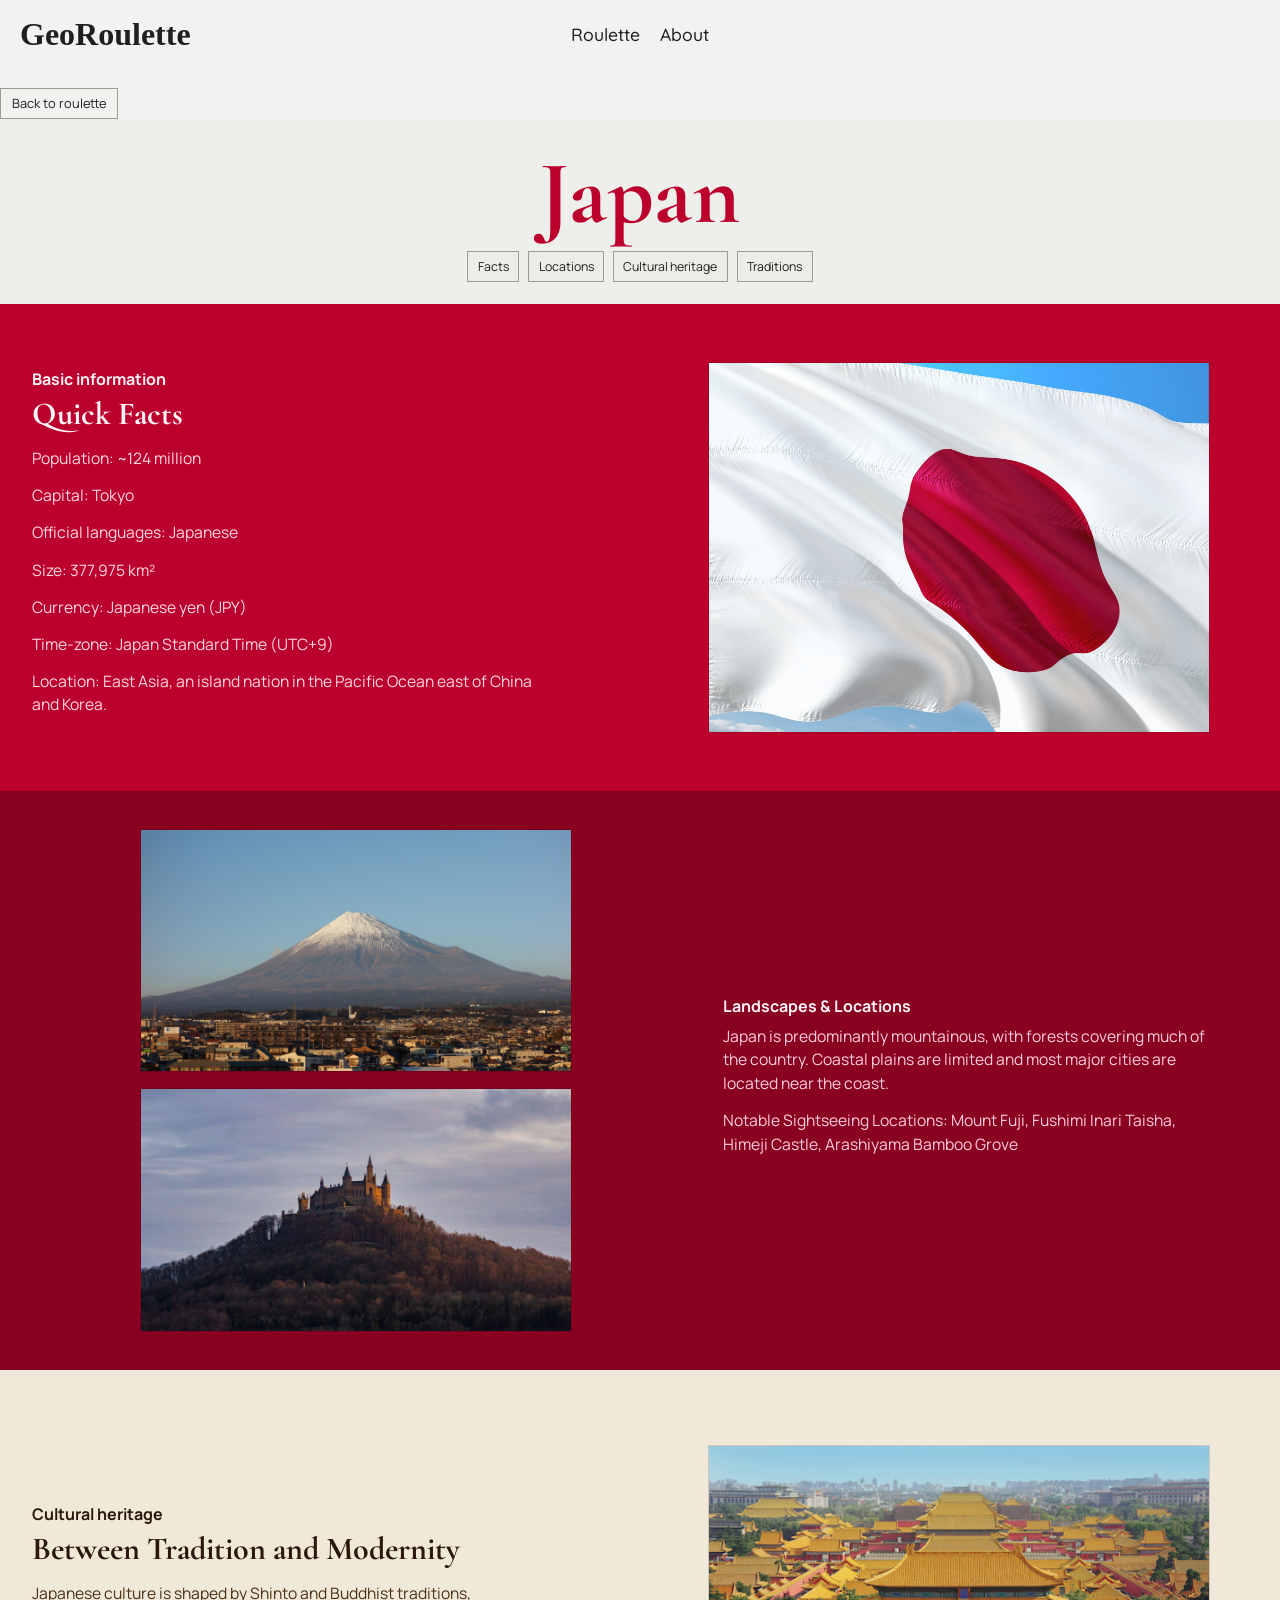
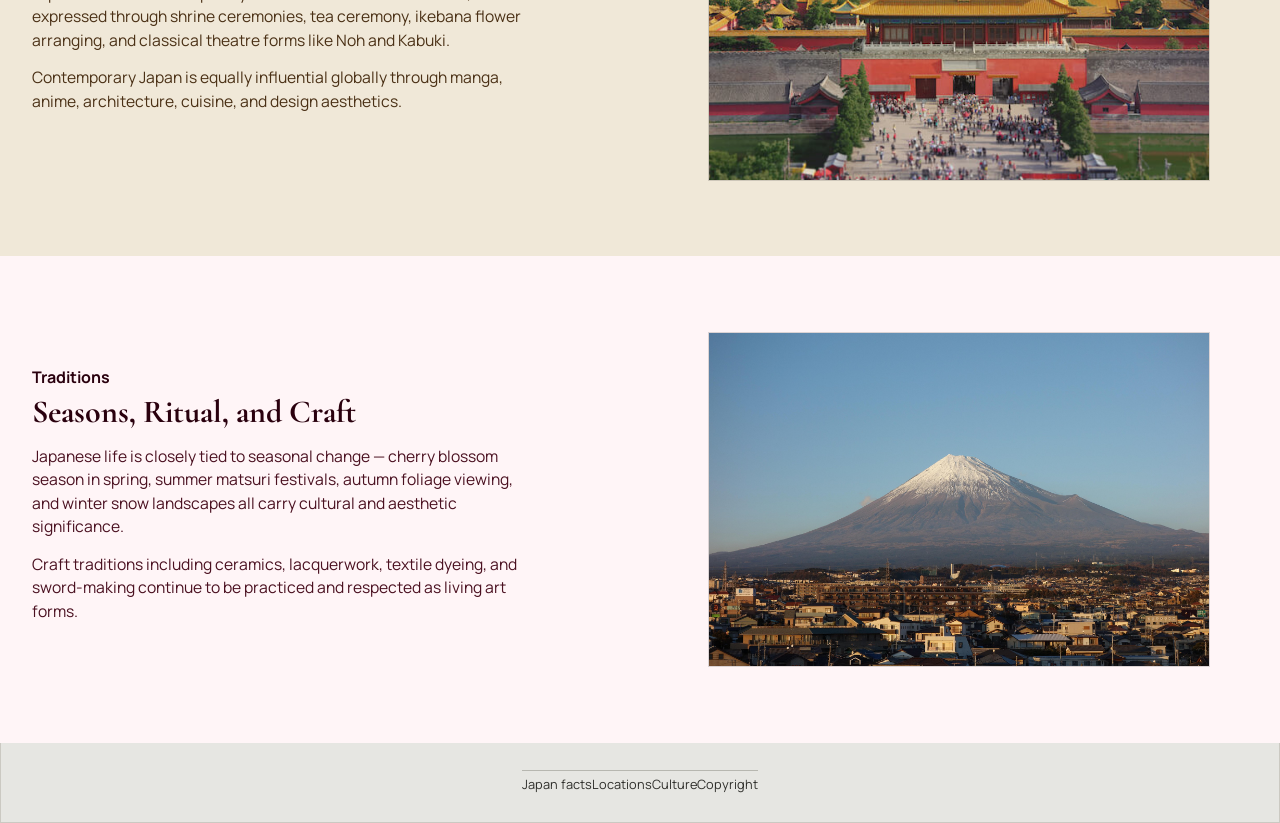
<file: Japan.html>
<!DOCTYPE html>
<html lang="en">
<head>
    <meta charset="UTF-8">
    <meta name="viewport" content="width=device-width, initial-scale=1.0">
    <title>GeoRoulette - Japan</title>
    <link rel="stylesheet" href="maasivu.css">
    <link rel="preconnect" href="https://fonts.googleapis.com">
    <link rel="preconnect" href="https://fonts.gstatic.com" crossorigin>
    <link href="https://fonts.googleapis.com/css2?family=Quicksand:wght@300..700&family=Saira+Stencil:ital,wght@0,100..900;1,100..900&display=swap" rel="stylesheet">
</head>
<body class="japan-page">
    <header class="site-header">
        <nav>
            <div class="left">
                <a href="index.html">GeoRoulette</a>
            </div>
            <div class="right">
                <a href="index.html">Roulette</a>
                <a href="Info.html">About</a>
            </div>
        </nav>
        <a class="back-btn" href="index.html">Back to roulette</a>
    </header>

    <main>
        <section class="hero">
            <h1>Japan</h1>
            <div class="topic-tabs">
                <a href="#facts">Facts</a>
                <a href="#locations">Locations</a>
                <a href="#cultural-heritage">Cultural heritage</a>
                <a href="#traditions">Traditions</a>
            </div>
        </section>

        <section id="facts" class="jp-aihe4 content-row dark">
            <div class="copy">
                <h2>Basic information</h2>
                <h3>Quick Facts</h3>
                <p>Population: ~124 million</p>
                <p>Capital: Tokyo</p>
                <p>Official languages: Japanese</p>
                <p>Size: 377,975 km²</p>
                <p>Currency: Japanese yen (JPY)</p>
                <p>Time-zone: Japan Standard Time (UTC+9)</p>
                <p>Location: East Asia, an island nation in the Pacific Ocean east of China and Korea.</p>
            </div>
            <div class="visual">
                <img src="Assets/Kuvat/jorono-banner-2693231_1920.jpg" alt="Japan flag">
            </div>
        </section>

        <section id="locations" class="jp-aihe2 content-row dark">
            <div class="visual stacked-images">
                <img src="Assets/Kuvat/bottondown-mt-5195924_1920.jpg" alt="Mount Fuji">
                <img src="Assets/Kuvat/vedantshah-mountain-7195958_1920.jpg" alt="Japanese mountain landscape">
            </div>
            <div class="copy">
                <h2>Landscapes & Locations</h2>
                <p>
                    Japan is predominantly mountainous, with forests covering much of the country.
                    Coastal plains are limited and most major cities are located near the coast.
                </p>
                <p>Notable Sightseeing Locations: Mount Fuji, Fushimi Inari Taisha, Himeji Castle, Arashiyama Bamboo Grove</p>
            </div>
        </section>

        <section id="cultural-heritage" class="jp-aihe3 content-row light">
            <div class="copy">
                <h2>Cultural heritage</h2>
                <h3>Between Tradition and Modernity</h3>
                <p>
                    Japanese culture is shaped by Shinto and Buddhist traditions, expressed through
                    shrine ceremonies, tea ceremony, ikebana flower arranging, and classical theatre forms
                    like Noh and Kabuki.
                </p>
                <p>
                    Contemporary Japan is equally influential globally through manga, anime, architecture,
                    cuisine, and design aesthetics.
                </p>
            </div>
            <div class="visual">
                <img src="Assets/Kuvat/Temple.jpg" alt="Japanese temple">
            </div>
        </section>

        <section id="traditions" class="jp-aihe1 content-row light">
            <div class="copy">
                <h2>Traditions</h2>
                <h3>Seasons, Ritual, and Craft</h3>
                <p>
                    Japanese life is closely tied to seasonal change — cherry blossom season in spring,
                    summer matsuri festivals, autumn foliage viewing, and winter snow landscapes all carry
                    cultural and aesthetic significance.
                </p>
                <p>
                    Craft traditions including ceramics, lacquerwork, textile dyeing, and sword-making
                    continue to be practiced and respected as living art forms.
                </p>
            </div>
            <div class="visual">
                <img src="Assets/Kuvat/bottondown-mt-5195924_1920.jpg" alt="Mount Fuji and landscape">
            </div>
        </section>
    </main>

    <footer class="site-footer">
        <div><a href="#facts">Japan facts</a></div>
        <div><a href="#locations">Locations</a></div>
        <div><a href="#cultural-heritage">Culture</a></div>
        <div><a href="Info.html">Copyright</a></div>
    </footer>
</body>
</html>
</file>
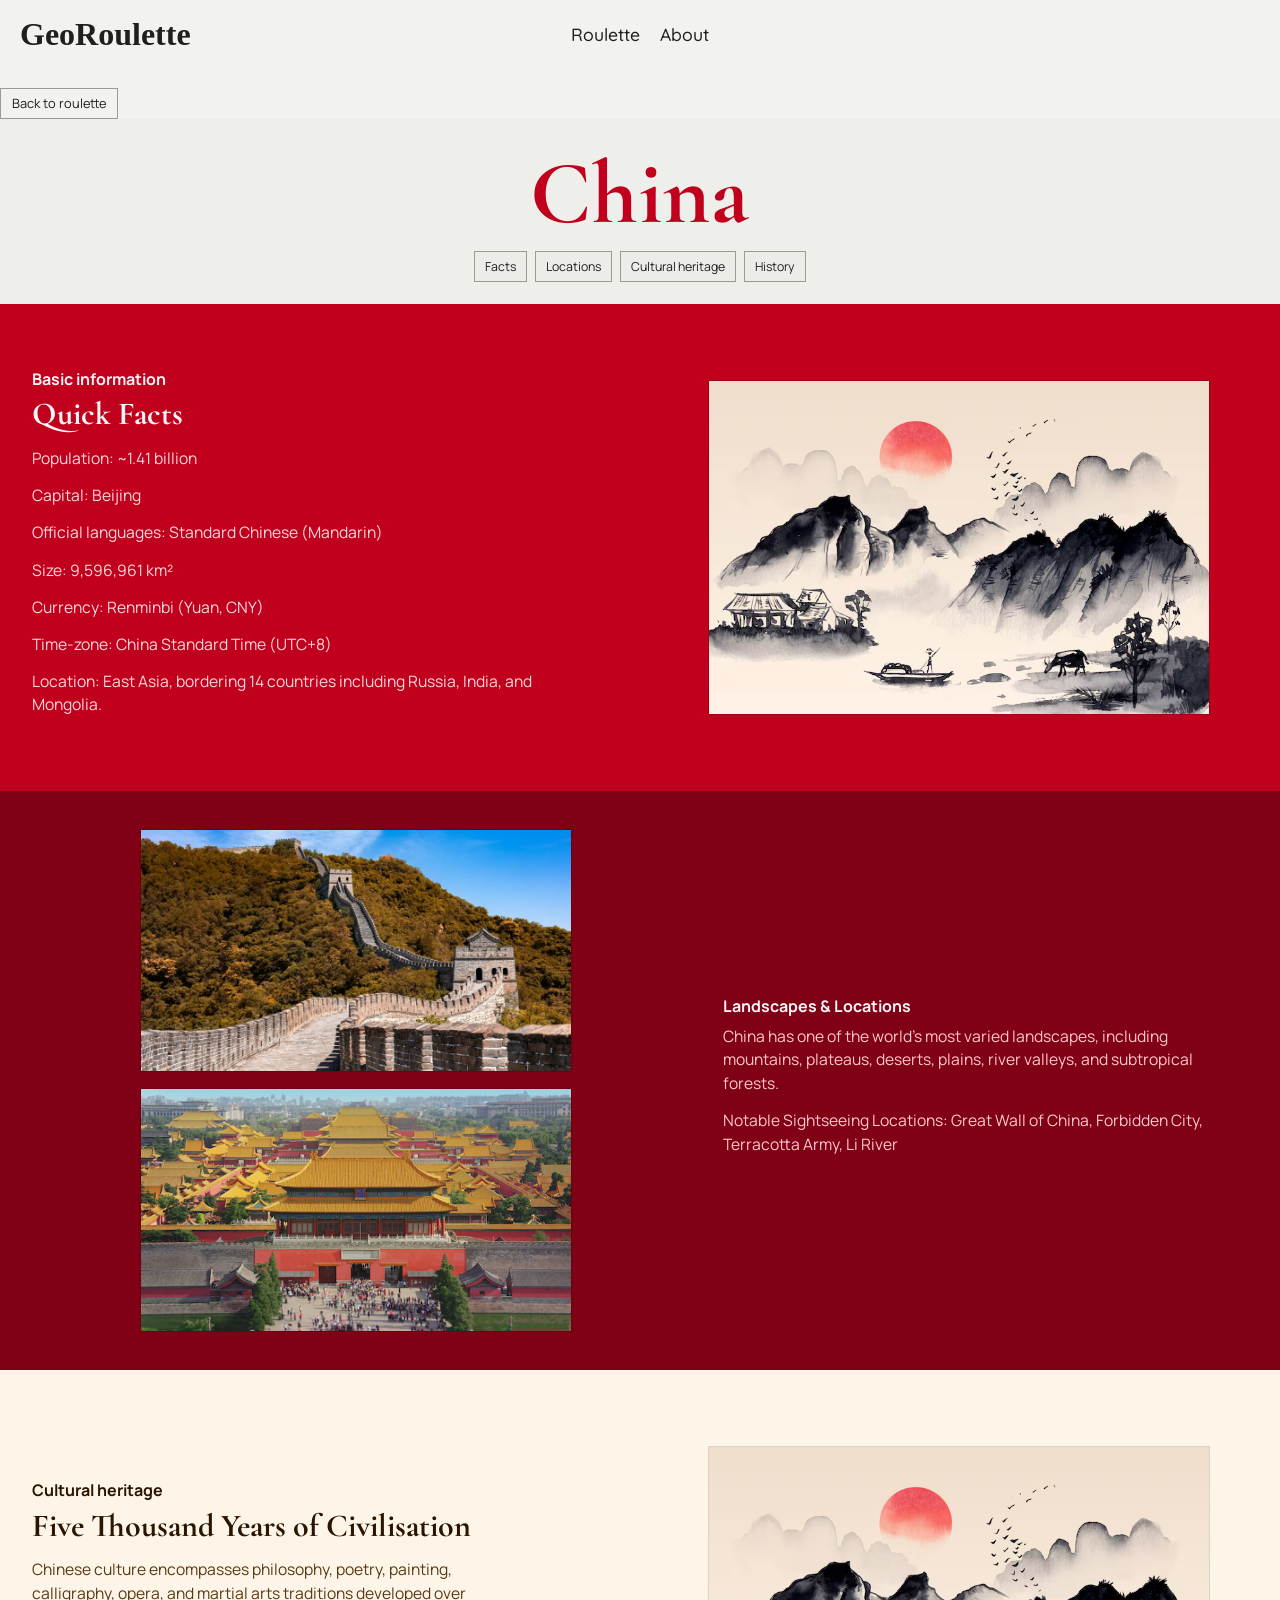
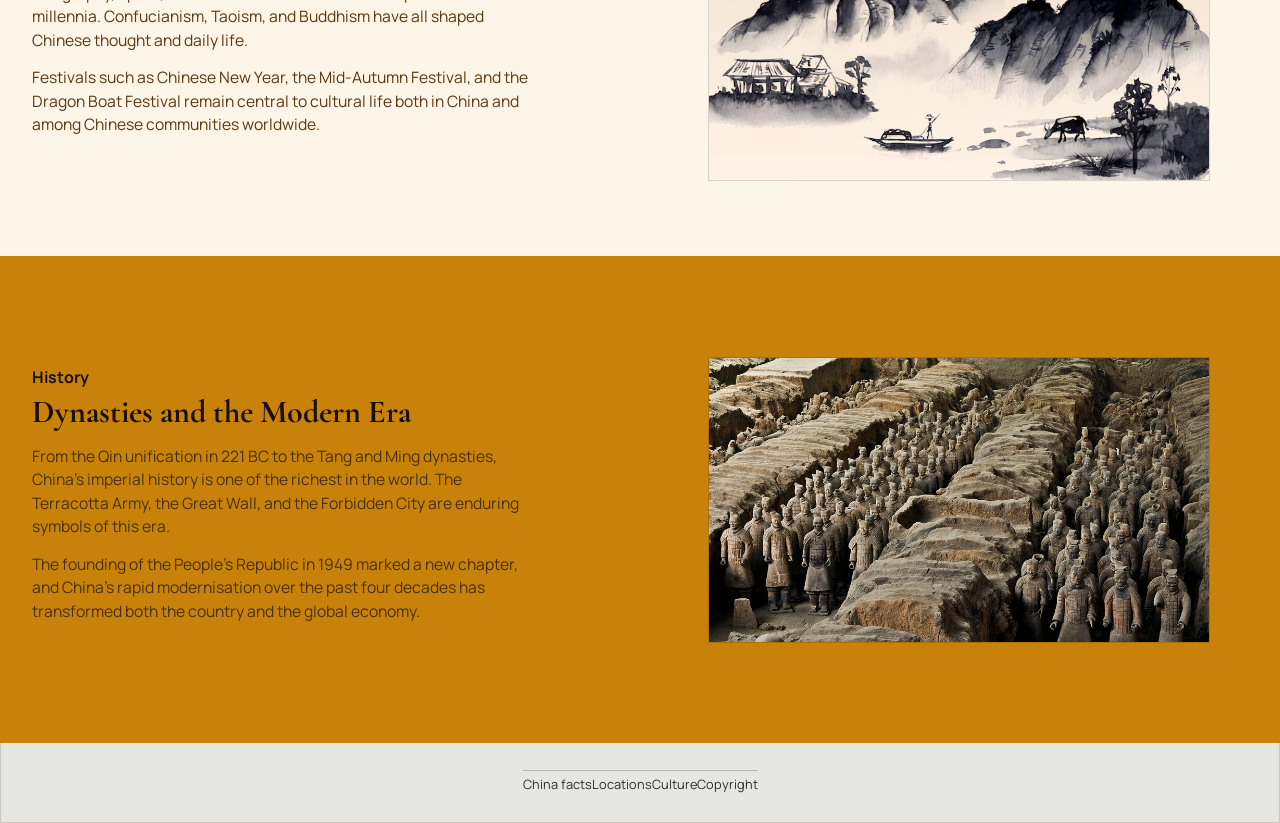
<file: kiina.html>
<!DOCTYPE html>
<html lang="en">
<head>
    <meta charset="UTF-8">
    <meta name="viewport" content="width=device-width, initial-scale=1.0">
    <title>GeoRoulette - China</title>
    <link rel="stylesheet" href="maasivu.css">
    <link rel="preconnect" href="https://fonts.googleapis.com">
    <link rel="preconnect" href="https://fonts.gstatic.com" crossorigin>
    <link href="https://fonts.googleapis.com/css2?family=Quicksand:wght@300..700&family=Saira+Stencil:ital,wght@0,100..900;1,100..900&display=swap" rel="stylesheet">
</head>
<body class="china-page">
    <header class="site-header">
        <nav>
            <div class="left">
                <a href="index.html">GeoRoulette</a>
            </div>
            <div class="right">
                <a href="index.html">Roulette</a>
                <a href="Info.html">About</a>
            </div>
        </nav>
        <a class="back-btn" href="index.html">Back to roulette</a>
    </header>

    <main>
        <section class="hero">
            <h1>China</h1>
            <div class="topic-tabs">
                <a href="#facts">Facts</a>
                <a href="#locations">Locations</a>
                <a href="#cultural-heritage">Cultural heritage</a>
                <a href="#history">History</a>
            </div>
        </section>

        <section id="facts" class="cn-aihe4 content-row dark">
            <div class="copy">
                <h2>Basic information</h2>
                <h3>Quick Facts</h3>
                <p>Population: ~1.41 billion</p>
                <p>Capital: Beijing</p>
                <p>Official languages: Standard Chinese (Mandarin)</p>
                <p>Size: 9,596,961 km²</p>
                <p>Currency: Renminbi (Yuan, CNY)</p>
                <p>Time-zone: China Standard Time (UTC+8)</p>
                <p>Location: East Asia, bordering 14 countries including Russia, India, and Mongolia.</p>
            </div>
            <div class="visual">
                <img src="Assets/Kuvat/watercolor-chinese-style.avif" alt="Chinese watercolor art">
            </div>
        </section>

        <section id="locations" class="cn-aihe2 content-row dark">
            <div class="visual stacked-images">
                <img src="Assets/Kuvat/Greatwall.webp" alt="The Great Wall of China">
                <img src="Assets/Kuvat/Temple.jpg" alt="Chinese temple">
            </div>
            <div class="copy">
                <h2>Landscapes & Locations</h2>
                <p>
                    China has one of the world's most varied landscapes, including mountains, plateaus,
                    deserts, plains, river valleys, and subtropical forests.
                </p>
                <p>Notable Sightseeing Locations: Great Wall of China, Forbidden City, Terracotta Army, Li River</p>
            </div>
        </section>

        <section id="cultural-heritage" class="cn-aihe1 content-row light">
            <div class="copy">
                <h2>Cultural heritage</h2>
                <h3>Five Thousand Years of Civilisation</h3>
                <p>
                    Chinese culture encompasses philosophy, poetry, painting, calligraphy, opera, and
                    martial arts traditions developed over millennia. Confucianism, Taoism, and Buddhism
                    have all shaped Chinese thought and daily life.
                </p>
                <p>
                    Festivals such as Chinese New Year, the Mid-Autumn Festival, and the Dragon Boat
                    Festival remain central to cultural life both in China and among Chinese communities
                    worldwide.
                </p>
            </div>
            <div class="visual">
                <img src="Assets/Kuvat/watercolor-chinese-style.avif" alt="Traditional Chinese art">
            </div>
        </section>

        <section id="history" class="cn-aihe3 content-row light">
            <div class="copy">
                <h2>History</h2>
                <h3>Dynasties and the Modern Era</h3>
                <p>
                    From the Qin unification in 221 BC to the Tang and Ming dynasties, China's imperial
                    history is one of the richest in the world. The Terracotta Army, the Great Wall, and
                    the Forbidden City are enduring symbols of this era.
                </p>
                <p>
                    The founding of the People's Republic in 1949 marked a new chapter, and China's rapid
                    modernisation over the past four decades has transformed both the country and the
                    global economy.
                </p>
            </div>
            <div class="visual">
                <img src="Assets/Kuvat/terracotta-army.jpg" alt="Terracotta Army, Xi'an">
            </div>
        </section>
    </main>

    <footer class="site-footer">
        <div><a href="#facts">China facts</a></div>
        <div><a href="#locations">Locations</a></div>
        <div><a href="#cultural-heritage">Culture</a></div>
        <div><a href="Info.html">Copyright</a></div>
    </footer>
</body>
</html>
</file>
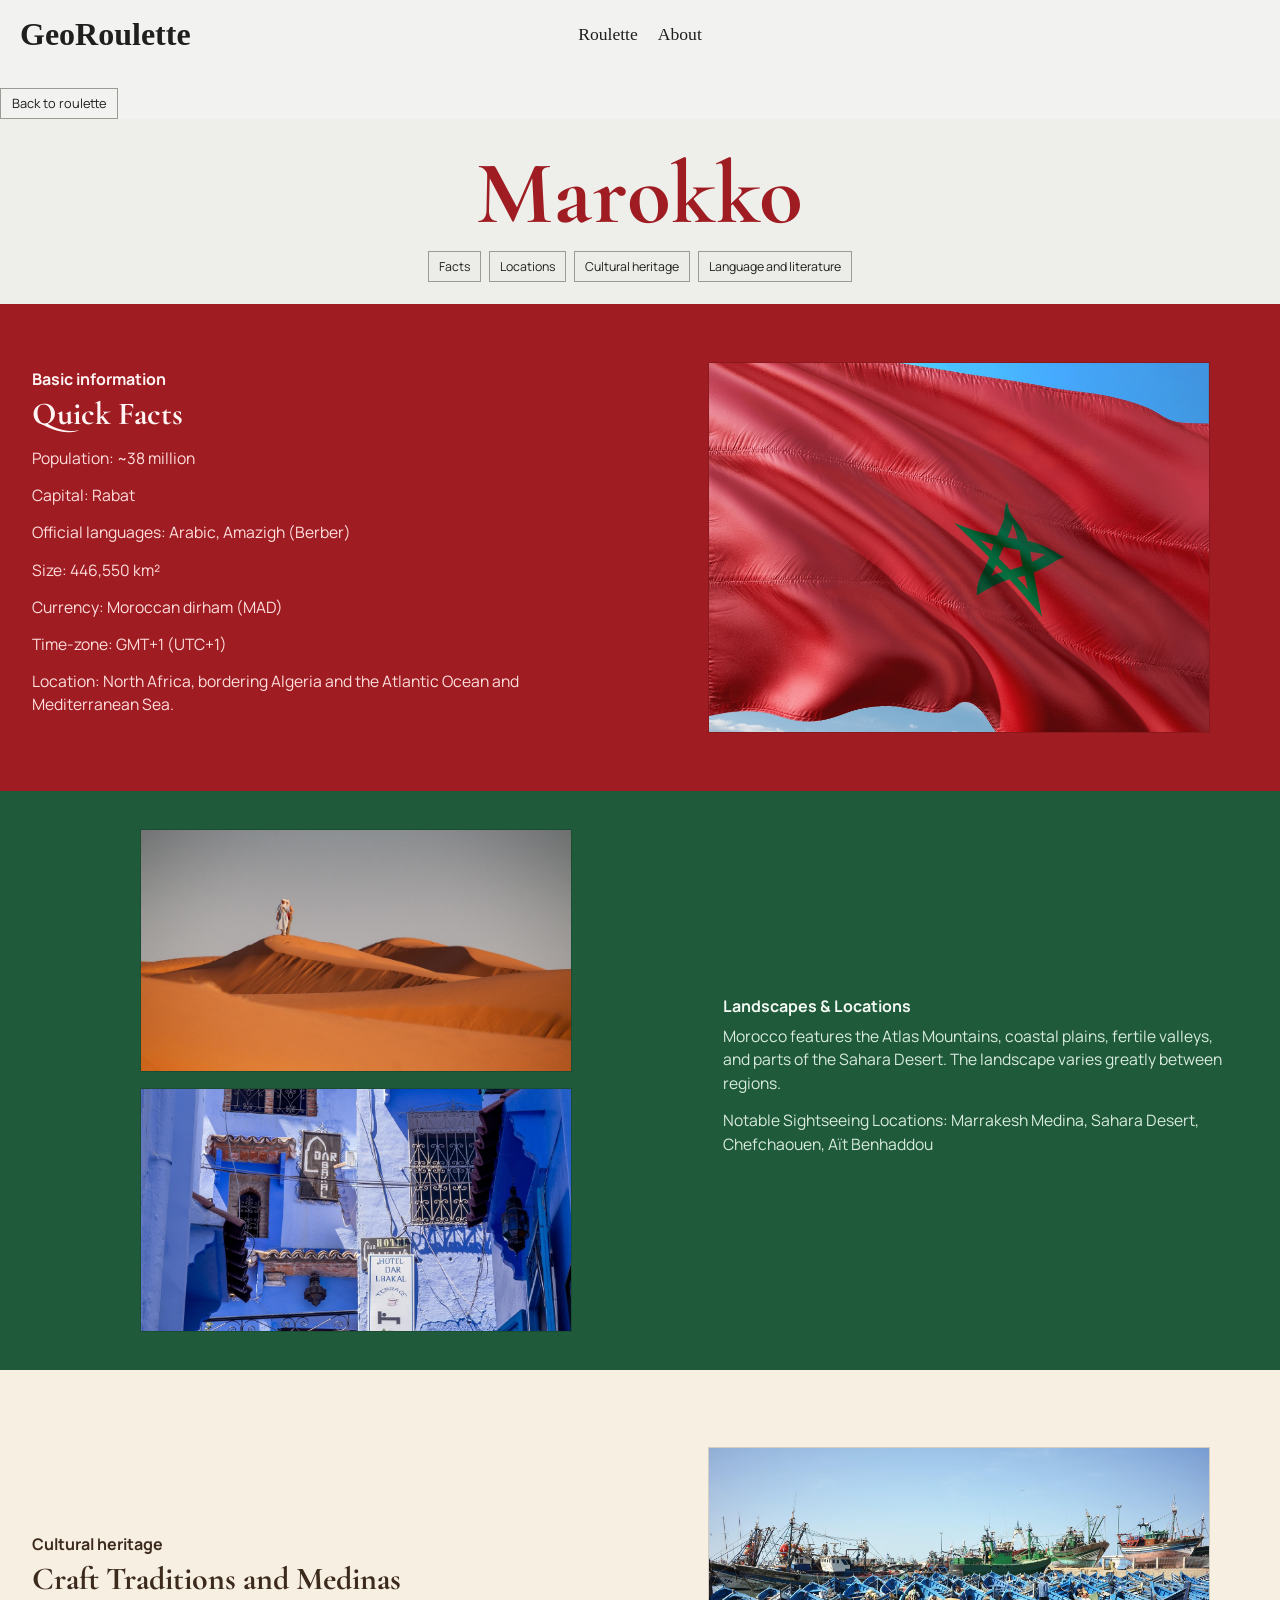
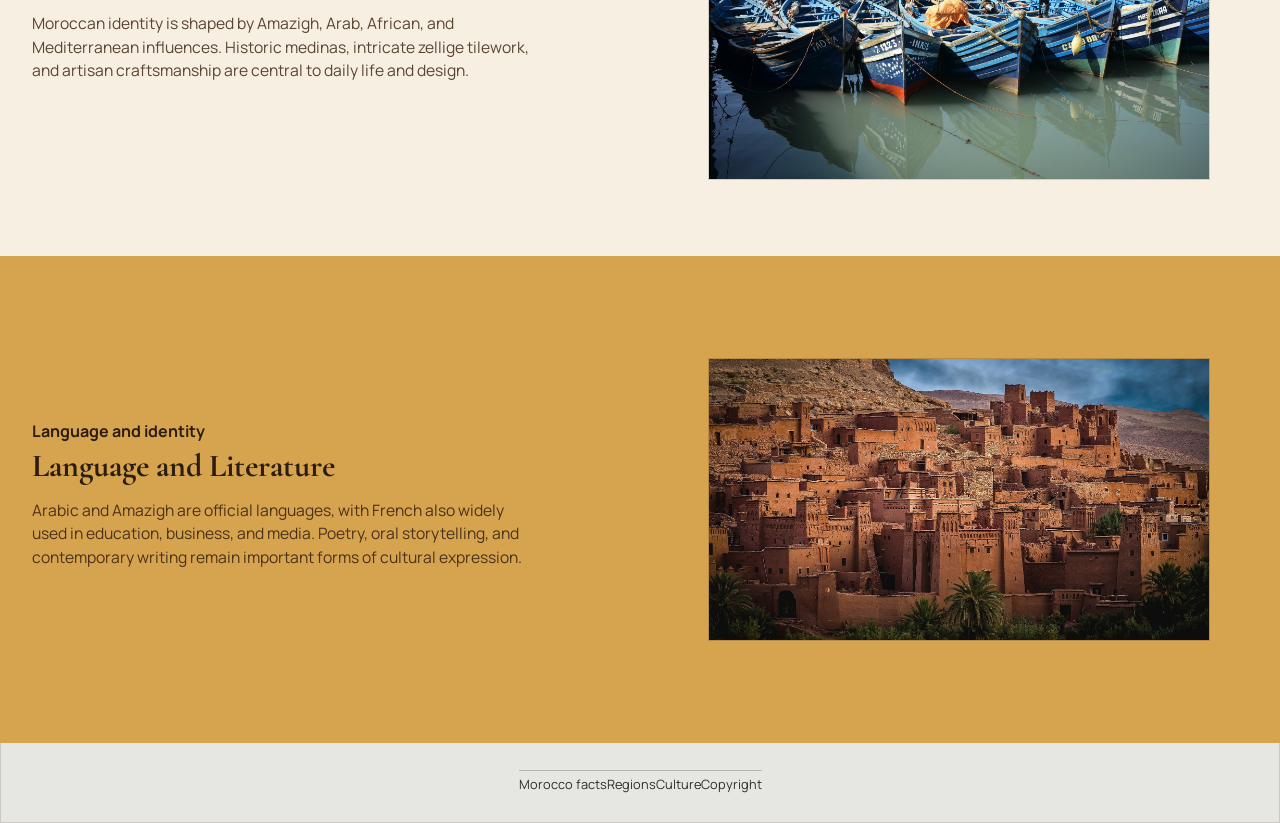
<file: Marokko.html>
<!DOCTYPE html>
<html lang="en">
<head>
    <meta charset="UTF-8">
    <meta name="viewport" content="width=device-width, initial-scale=1.0">
    <title>GeoRoulette - Marokko</title>
    <link rel="stylesheet" href="maasivu.css">
</head>
<body class="marokko-page">
    <header class="site-header">
        <nav>
            <div class="left">
                <a href="index.html">GeoRoulette</a>
            </div>
            <div class="right">
                <a href="index.html">Roulette</a>
                <a href="Info.html">About</a>
            </div>
        </nav>
        <a class="back-btn" href="index.html">Back to roulette</a>
        
    </header>

    <main>
        <section class="hero">
            <h1>Marokko</h1>
            <div class="topic-tabs">
                <a href="#facts">Facts</a>
                <a href="#locations">Locations</a>
                <a href="#cultural-heritage">Cultural heritage</a>
                <a href="#language-and-literature">Language and literature</a>
            </div>
        </section>

        <section id="facts" class="m-aihe4 content-row dark">
            <div class="copy">
                <h2>Basic information</h2>
                <h3>Quick Facts</h3>
                <p>Population: ~38 million</p>
                <p>Capital: Rabat</p>
                <p>Official languages: Arabic, Amazigh (Berber)</p>
                <p>Size: 446,550 km²</p>
                <p>Currency: Moroccan dirham (MAD)</p>
                <p>Time-zone: GMT+1 (UTC+1)</p>
                <p>Location: North Africa, bordering Algeria and the Atlantic Ocean and Mediterranean Sea.</p>
            </div>
            <div class="visual">
                <img src="Assets/Kuvat/jorono-flag-2694689_1920.jpg" alt="Moroccan flag symbolizing national identity">
            </div>
        </section>

        <section id="locations" class="m-aihe2 content-row dark">
            <div class="visual stacked-images">
                <img src="Assets/Kuvat/cuyahoga-desert-1101123_1920.jpg" alt="Desert landscape near the Sahara region">
                <img src="Assets/Kuvat/yakupipek-chefchaouen-7395031_1920.jpg" alt="Blue streets and architecture in Chefchaouen">
            </div>
            <div class="copy">
                <h2>Landscapes & Locations</h2>
                <p>
                    Morocco features the Atlas Mountains, coastal plains, fertile valleys, and parts of the Sahara Desert.
                    The landscape varies greatly between regions.
                </p>
                <p>Notable Sightseeing Locations: Marrakesh Medina, Sahara Desert, Chefchaouen, Aït Benhaddou</p>
            </div>
        </section>

        <section id="cultural-heritage" class="m-aihe1 content-row light">
            <div class="copy">
                <h2>Cultural heritage</h2>
                <h3>Craft Traditions and Medinas</h3>
                <p>
                    Moroccan identity is shaped by Amazigh, Arab, African, and Mediterranean influences.
                    Historic medinas, intricate zellige tilework, and artisan craftsmanship are central to
                    daily life and design.
                </p>
            </div>
            <div class="visual">
                <img src="Assets/Kuvat/lwrobel-morocco-2137876_1920.jpg" alt="City view in Morocco with warm evening light">
            </div>
        </section>

        <section id="language-and-literature" class="m-aihe3 content-row light">
            <div class="copy">
                <h2>Language and identity</h2>
                <h3>Language and Literature</h3>
                <p>
                    Arabic and Amazigh are official languages, with French also widely used in education,
                    business, and media. Poetry, oral storytelling, and contemporary writing remain important
                    forms of cultural expression.
                </p>
            </div>
            <div class="visual">
                <img src="Assets/Kuvat/walkerssk-morocco-2349647_1920.jpg" alt="Historic urban atmosphere in Morocco">
            </div>
        </section>
    </main>

    <footer class="site-footer">
        <div><a href="#facts">Morocco facts</a></div>
        <div><a href="#locations">Regions</a></div>
        <div><a href="#cultural-heritage">Culture</a></div>
        <div><a href="Info.html">Copyright</a></div>
    </footer>
</body>
</html>
</file>
<file: maasivu.css>
/* Fontit */

@import url('https://fonts.googleapis.com/css2?family=Cormorant+Garamond:wght@500;700&family=Manrope:wght@400;600;700&display=swap');


/* Root */

:root {
	--page-bg:   #f2f2f0;   /* background outside the page card  */
	--text-main: #1f1f1e;   /* default body text                 */
	--muted:     #5c5c57;   /* secondary / paragraph text        */
	--line:      #d1d1cc;   /* divider lines                     */
	--card-bg:   #eeeeea;   /* page card background              */
}

* {
	box-sizing: border-box;
}


/* Body */

body {
	margin: 0;
	background: var(--page-bg);
	color: var(--text-main);
	font-family: 'Manrope', sans-serif;
	line-height: 1.5;
}

html {
	scroll-behavior: smooth;
}

/* Jaettu layot, koskee kaikkia maasivuja*/

/* Centre and constrain the header, main card, and footer */
.site-header,
main,
.site-footer {
	width: 100%;
}


/*  Header */

a {
	text-decoration: none;
}

/*  Nav Alkaa  */

nav {
    display: flex;
    align-items: center;
}

nav a {
    color: var(--primary-color);
}

.left {
    font-size: 2rem;
    margin-left: 20px;
    margin-top: 10px;
    margin-bottom: 30px;
    font-weight: 800;
    font-family: "Saira Stencil";
}


.right {
    position: absolute;
    left: 50%;
    transform: translateX(-50%);
    display: flex;
    gap: 20px;
    margin-top: 10px;
    margin-bottom: 30px;
    font-size: 1.1rem;
    font-family: "Quicksand";
    font-weight: 500;
}

/*  Nav Loppuu  */

.right a:hover {
    border-bottom: solid 1px;
}

/* "Back to roulette" Nappi */
.back-btn {
	border: 1px solid #9b9b94;
	background: transparent;
	color: var(--text-main);
	font: inherit;
	font-size: 0.8rem;
	padding: 0.3rem 0.7rem;
	cursor: pointer;
	text-decoration: none;
	display: inline-block;
}


/* Main Page Card */

main {
	background: var(--card-bg);
}


/* Maa Otsikko */

.hero {
	text-align: center;
	padding: 2.2rem 1rem 1.4rem;
}

.hero h1 {
	margin: 0;
	font-family: 'Cormorant Garamond', serif;
	font-size: clamp(2.8rem, 8vw, 5.6rem);
	line-height: 0.9;
	letter-spacing: 0.01em;
	
}

/* Otsikon alla olevat Napit */
.topic-tabs {
	display: inline-flex;
	gap: 0.55rem;
	margin-top: 1.05rem;
	flex-wrap: wrap;
	justify-content: center;
}

.topic-tabs a {
	border: 1px solid #9b9b94;
	background: #ecece8;
	color: var(--text-main);
	font-family: inherit;
	font-weight: 400;
	font-size: 0.77rem;
	padding: 0.32rem 0.6rem;
	text-decoration: none;
	display: inline-block;
}

.topic-tabs a:hover {
	text-decoration: underline;
}


/* Sisältö, vaikuttaa kuviin ja tekstiin */

.content-row {
	display: grid;
	grid-template-columns: minmax(0, 1fr) minmax(0, 1fr);
	gap: 8.5rem;
	align-items: stretch;
	min-height: clamp(320px, 38vw, 520px);
	padding: 2.4rem 2rem;
}

.copy,
.visual {
	width: 100%;
	align-self: stretch;
}

.copy {
	display: flex;
	flex-direction: column;
	justify-content: center;
	gap: 0.15rem;
	padding-block: 0.35rem;
	max-width: 54ch;
}

/* Keep text readable while pulling content closer to the center split */
.content-row > .copy:first-child {
	margin-left: auto;
	margin-right: clamp(0.5rem, 1.2vw, 1rem);
}

.content-row > .copy:last-child {
	margin-left: clamp(0.5rem, 1.2vw, 1rem);
	margin-right: auto;
}

.visual {
	display: flex;
	align-items: center;
	justify-content: center;
}

.content-row > .visual:first-child {
	justify-content: flex-end;
}

.content-row > .visual:last-child {
	justify-content: flex-start;
}

.visual:not(.stacked-images) {
	min-height: clamp(250px, 29vw, 400px);
}

/* Backup värit*/
.content-row.light {
	background: #efefec;
}

.content-row.dark {
	background: #354a2f;
	color: #ecf0e8;
}

/* Ala-otsikot aiheisiin */
.content-row h2 {
	margin: 0 0 0.3rem;
	font-size: 1rem;
	font-weight: 700;
}

.content-row h3 {
	margin: 0 0 0.9rem;
	font-family: 'Cormorant Garamond', serif;
	font-size: 2rem;
	line-height: 1;
}

.content-row p {
	margin: 0 0 0.7rem;
	max-width: 50ch;
	font-size: 0.98rem;
	color: var(--muted);
}

/* Kuvat */
.visual img {
	width: min(93%, 620px);
	height: auto;
	max-height: clamp(250px, 29vw, 400px);
	display: block;
	border: 1px solid rgba(0, 0, 0, 0.14);
	object-fit: cover;
}

/* Pinotut kuvat */
.stacked-images {
	display: grid;
	gap: 1rem;
	align-content: center;
	justify-items: center;
	max-width: min(100%, 800px);
	margin-inline: auto;
}

.stacked-images img {
	width: 100%;
	aspect-ratio: 16 / 9;
	height: auto;
	max-height: clamp(185px, 19vw, 290px);
}


/* Footer */

.site-footer {
    border: 1px solid #cbc9c2;
    border-top: none;
    background: #e6e6e2;
    display: flex;
    justify-content: center;
    align-items: center;
    height: 80px;
    font-size: 0.8rem;
    color: #2f2f2b;
}


.site-footer div {
	padding-top: 0.25rem;
	border-top: 1px solid #b7b7b0;
}

.site-footer a {
	color: inherit;
	text-decoration: none;
}

.site-footer a:hover {
	text-decoration: underline;
}


/* =============================================================
   COUNTRY 1 — Iceland  (Islanti.html)
   ============================================================= */

.hero h1 {
	color: #0456a8;
}

.content-row.aihe1 {
	background: #f9fbff;
	color: #1a2a3c;
}
.content-row.aihe1 p { color: #3c4b5d; }

.content-row.aihe2 {
	background: #c81f3d;
	color: #fff5f7;
}
.content-row.aihe2 p { color: #ffe4ea; }

.content-row.aihe3 {
	background: #2e6eb6;
	color: #f5f9ff;
}
.content-row.aihe3 p { color: #dfebff; }

.content-row.aihe4 {
	background: #0456a8;
	color: #f2f7ff;
}
.content-row.aihe4 p { color: #dce9ff; }


/* =============================================================
   COUNTRY 2 — Morocco  (Marokko.html)
   ============================================================= */

.marokko-page .hero h1 {
	color: #9f1d22;
}

.content-row.m-aihe1 {
	background: #f7efe2;
	color: #3c2a1d;
}
.content-row.m-aihe1 p { color: #5a4432; }

.content-row.m-aihe2 {
	background: #1f5a3a;
	color: #f2f8f2;
}
.content-row.m-aihe2 p { color: #d9ebdf; }

.content-row.m-aihe3 {
	background: #d6a34f;
	color: #2b1d10;
}
.content-row.m-aihe3 p { color: #4a3219; }

.content-row.m-aihe4 {
	background: #9f1d22;
	color: #fff4f4;
}
.content-row.m-aihe4 p { color: #ffdede; }


/* =============================================================
   COUNTRY 3 — Brazil  (brazil.html)
   ============================================================= */

.brazil-page .hero h1 {
	color: #009c3b;
}

/* Facts — dark forest green */
.content-row.br-aihe4 {
	background: #005e26;
	color: #f0fff5;
}
.content-row.br-aihe4 p { color: #d8f5e2; }

/* Locations — deep Amazon green */
.content-row.br-aihe2 {
	background: #1a5e30;
	color: #edfaf2;
}
.content-row.br-aihe2 p { color: #c8ecd6; }

/* Cultural heritage — warm light green */
.content-row.br-aihe1 {
	background: #eef7e6;
	color: #1a2e10;
}
.content-row.br-aihe1 p { color: #3a5525; }

/* Carnival & Music — Brazilian gold */
.content-row.br-aihe3 {
	background: #c8960c;
	color: #1a1200;
}
.content-row.br-aihe3 p { color: #4a3800; }


/* =============================================================
   COUNTRY 4 — Cambodia  (cambodia.html)
   ============================================================= */

.cambodia-page .hero h1 {
	color: #8b2215;
}

/* Facts — deep terracotta red */
.content-row.cam-aihe4 {
	background: #8b2215;
	color: #fff5f2;
}
.content-row.cam-aihe4 p { color: #ffd8cc; }

/* Locations — dark orange-red */
.content-row.cam-aihe2 {
	background: #6b2c14;
	color: #faf3ec;
}
.content-row.cam-aihe2 p { color: #e8cbb5; }

/* Angkor Wat — forest green */
.content-row.cam-aihe3 {
	background: #2a5c3f;
	color: #f0f8f2;
}
.content-row.cam-aihe3 p { color: #d5eadc; }

/* Cultural heritage — warm tan */
.content-row.cam-aihe1 {
	background: #f5ede0;
	color: #3c1f0f;
}
.content-row.cam-aihe1 p { color: #5a3820; }


/* =============================================================
   COUNTRY 5 — Canada  (Canada.html)
   ============================================================= */

.canada-page .hero h1 {
	color: #cc0000;
}

/* Facts — Canadian red */
.content-row.can-aihe4 {
	background: #cc0000;
	color: #fff5f5;
}
.content-row.can-aihe4 p { color: #ffd8d8; }

/* Locations — dark red */
.content-row.can-aihe2 {
	background: #8c1c1c;
	color: #fff8f8;
}
.content-row.can-aihe2 p { color: #ffd8d8; }

/* Cultural heritage — soft warm white */
.content-row.can-aihe1 {
	background: #fef6f6;
	color: #2a0808;
}
.content-row.can-aihe1 p { color: #4a1515; }

/* Language & Society — deep blue (French Canada) */
.content-row.can-aihe3 {
	background: #1a3568;
	color: #f5f8ff;
}
.content-row.can-aihe3 p { color: #d0dcf5; }


/* =============================================================
   COUNTRY 6 — Germany  (Germany.html)
   ============================================================= */

.germany-page .hero h1 {
	color: #1a1a18;
}

/* Facts — near black */
.content-row.ger-aihe4 {
	background: #1a1a18;
	color: #f5f5f0;
}
.content-row.ger-aihe4 p { color: #d5d5cc; }

/* Locations — dark charcoal */
.content-row.ger-aihe2 {
	background: #2e2e2a;
	color: #f5f5f0;
}
.content-row.ger-aihe2 p { color: #d0d0c8; }

/* Cultural heritage — German gold */
.content-row.ger-aihe3 {
	background: #c8870a;
	color: #1a1000;
}
.content-row.ger-aihe3 p { color: #4a3500; }

/* History — German red */
.content-row.ger-aihe1 {
	background: #f5f5f3;
	color: #1a1a18;
}
.content-row.ger-aihe1 p { color: #4a4a44; }


/* =============================================================
   COUNTRY 7 — China  (kiina.html)
   ============================================================= */

.china-page .hero h1 {
	color: #c0001d;
}

/* Facts — deep Chinese red */
.content-row.cn-aihe4 {
	background: #c0001d;
	color: #fff5f6;
}
.content-row.cn-aihe4 p { color: #ffd8dc; }

/* Locations — dark crimson */
.content-row.cn-aihe2 {
	background: #800015;
	color: #fff5f6;
}
.content-row.cn-aihe2 p { color: #ffc8ce; }

/* Cultural heritage — warm ivory */
.content-row.cn-aihe1 {
	background: #fdf5e8;
	color: #2a1500;
}
.content-row.cn-aihe1 p { color: #5a3810; }

/* History — Chinese gold */
.content-row.cn-aihe3 {
	background: #c8820a;
	color: #1a0e00;
}
.content-row.cn-aihe3 p { color: #4a3000; }


/* =============================================================
   COUNTRY 8 — Japan  (Japan.html)
   ============================================================= */

.japan-page .hero h1 {
	color: #bc002d;
}

/* Facts — deep Japanese red */
.content-row.jp-aihe4 {
	background: #bc002d;
	color: #fff5f7;
}
.content-row.jp-aihe4 p { color: #ffd8e0; }

/* Locations — dark red */
.content-row.jp-aihe2 {
	background: #8a0020;
	color: #fff5f7;
}
.content-row.jp-aihe2 p { color: #ffd0dc; }

/* Cultural heritage — warm cream */
.content-row.jp-aihe3 {
	background: #f0e8d8;
	color: #2a1808;
}
.content-row.jp-aihe3 p { color: #4a3015; }

/* Traditions — soft off-white */
.content-row.jp-aihe1 {
	background: #fff5f7;
	color: #2a000e;
}
.content-row.jp-aihe1 p { color: #4a1020; }


/* Responsiivisuus — pienet näytöt (≤ 760 px)  */

@media (max-width: 760px) {

	
	.site-header {
		grid-template-columns: 1fr;
		gap: 0.5rem;
	}

	.main-nav {
		gap: 0.9rem;
	}

	
	.content-row {
		grid-template-columns: 1fr;
		min-height: auto;
		padding: 1.6rem 1.1rem;
	}

	.content-row h3 {
		font-size: 1.6rem;
	}

	.copy {
		max-width: none;
		margin-left: 0;
		margin-right: 0;
	}

	.visual img,
	.stacked-images img {
		width: 100%;
		height: auto;
		max-height: none;
	}

	.stacked-images {
		max-width: none;
	}

	.content-row > .visual:first-child,
	.content-row > .visual:last-child {
		justify-content: center;
	}

	.site-footer {
		grid-template-columns: 1fr 1fr;
	}
}
</file>
<file: info-style.css>
:root {
    --primary-color: #3E4E35;
    --secondary-color: #A0522D;
    --tertiary-color: #D2B48C;
    --background-color: #F5F5DC;
} 

* {
    margin: 0;
    padding: 0;
    box-sizing: border-box;
}

html, body {
    background-color: var(--background-color);
    height: 100%;
    overflow: hidden;
}

a {
    text-decoration: none;
}

nav {
    display: flex;
    align-items: center;
}

nav a {
    color: var(--primary-color);
}

.left {
    font-size: 2rem;
    margin-left: 20px;
    margin-top: 10px;
    margin-bottom: 30px;
    font-weight: 800;
    font-family: "Saira Stencil";
}


.right {
    position: absolute;
    left: 50%;
    transform: translateX(-50%);
    display: flex;
    gap: 20px;
    margin-top: 10px;
    margin-bottom: 30px;
    font-size: 1.1rem;
    font-family: "Quicksand";
    font-weight: 500;
}

.right a:last-child {
    border-bottom: solid 1px;
}

.right a:hover {
    border-bottom: solid 1px;
}

/*About us laatikko*/

.aboutus {
  display: flex;
    flex-direction: column;
    gap: 1rem;
    width: min(90%, 800px);
    margin: 80px auto;
    padding: 2.5rem;
    background-color: #3E4E35;
    color: black;
    border: 1px solid var(--secondary-color);
    border-radius: 25px;
    text-align: center;
}
</file>
